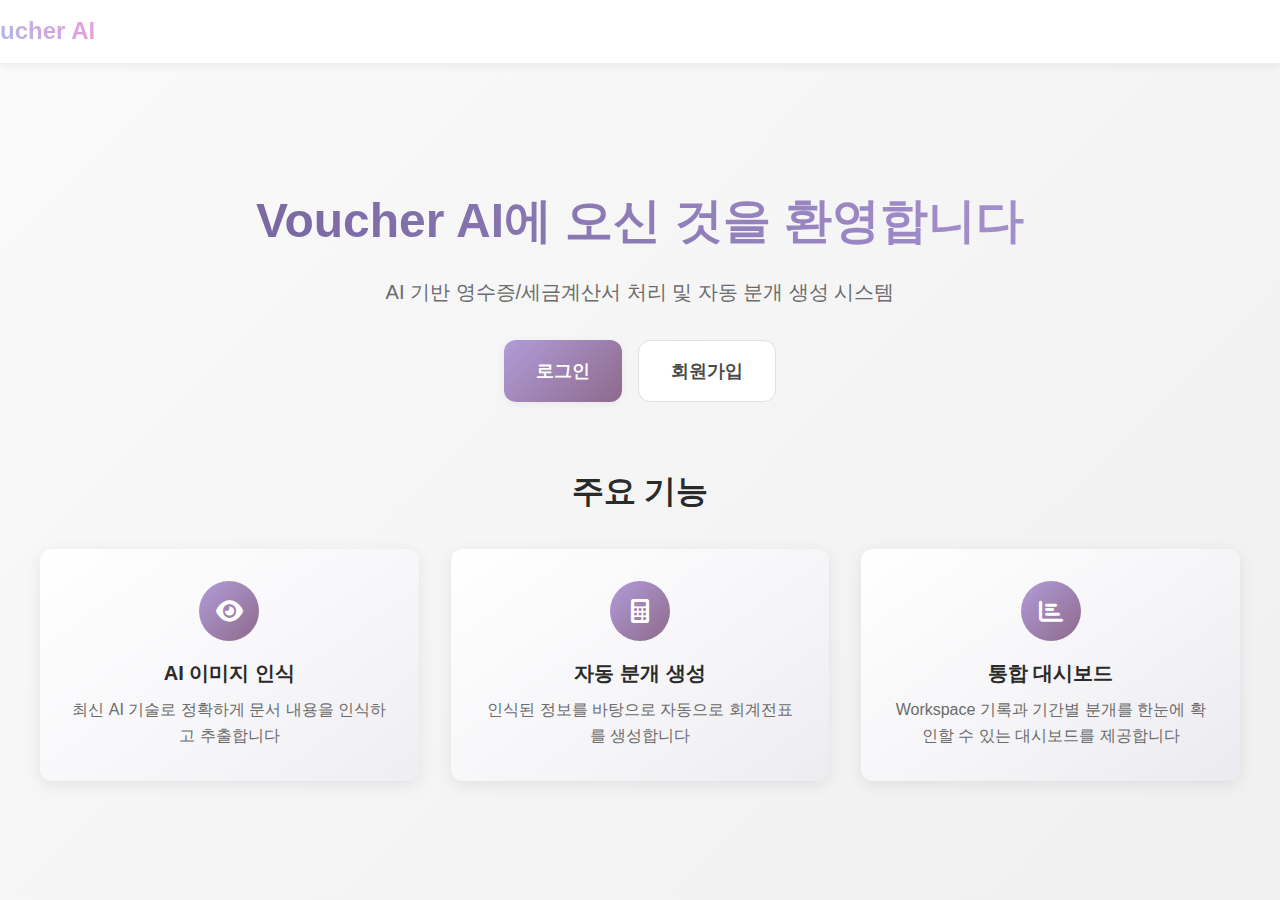
<file: front/index.html>
<!DOCTYPE html>
<html lang="ko">
<head>
    <meta charset="UTF-8">
    <meta name="viewport" content="width=device-width, initial-scale=1.0">
    <title>Voucher AI</title>
    <link rel="stylesheet" href="common/common.css">
    <link href="https://cdnjs.cloudflare.com/ajax/libs/font-awesome/6.0.0/css/all.min.css" rel="stylesheet">
</head>
<body>
    <!-- Top Navigation Bar -->
    <nav class="top-nav">
        <div class="nav-container">
            <!-- Left: Logo/Brand -->
            <div class="nav-brand">
                <a href="#" class="brand-link" onclick="return false;">
                    <span>Voucher AI</span>
                </a>
            </div>

            <!-- Right: Menu Items -->
            <div class="nav-menu">
                <!-- 메인 페이지에서는 네비게이션 메뉴 숨김 -->
            </div>
        </div>
    </nav>

    <!-- Main Content Area -->
    <main class="main-content">
        <!-- Landing Page Content -->
        <div class="landing-page">
            <div class="landing-content">
                <div class="hero-section">
                    <h1>Voucher AI에 오신 것을 환영합니다</h1>
                    <p>AI 기반 영수증/세금계산서 처리 및 자동 분개 생성 시스템</p>
                    
                    <div class="cta-buttons">
                        <a href="dashboard/dashboard.html" class="btn-primary">
                            로그인
                        </a>
                        <a href="dashboard/dashboard.html" class="btn-ghost">
                            회원가입
                        </a>
                    </div>
                </div>
                
                <div class="features-section">
                    <h2>주요 기능</h2>
                    <div class="feature-grid">
                        <div class="feature-card">
                            <div class="feature-icon">
                                <i class="fas fa-eye"></i>
                            </div>
                            <h3>AI 이미지 인식</h3>
                            <p>최신 AI 기술로 정확하게 문서 내용을 인식하고 추출합니다</p>
                        </div>
                        
                        <div class="feature-card">
                            <div class="feature-icon">
                                <i class="fas fa-calculator"></i>
                            </div>
                            <h3>자동 분개 생성</h3>
                            <p>인식된 정보를 바탕으로 자동으로 회계전표를 생성합니다</p>
                        </div>
                        
                        <div class="feature-card">
                            <div class="feature-icon">
                                <i class="fas fa-chart-bar"></i>
                            </div>
                            <h3>통합 대시보드</h3>
                            <p>Workspace 기록과 기간별 분개를 한눈에 확인할 수 있는 대시보드를 제공합니다</p>
                        </div>

                    </div>
                </div>
            </div>
        </div>
    </main>



    <!-- Toast Container -->
    <div id="toast-container" class="toast-container"></div>

    <script src="common/utils.js"></script>
    <script>
        // Logout 모달 기능
        let logoutModal, logoutConfirm, logoutCancel;

        // 모달 표시 함수
        function showLogoutModal() {
            logoutModal.style.display = 'flex';
            logoutModal.setAttribute('aria-hidden', 'false');
        }

        // 모달 닫기 함수
        function closeLogoutModal() {
            logoutModal.style.display = 'none';
            logoutModal.setAttribute('aria-hidden', 'true');
        }

        document.addEventListener('DOMContentLoaded', function() {
            logoutModal = document.getElementById('logout-modal');
            logoutConfirm = document.getElementById('logout-confirm');
            logoutCancel = document.getElementById('logout-cancel');

            // 예 버튼 클릭 시
            logoutConfirm.addEventListener('click', function() {
                // 로그아웃 처리 (현재는 페이지 새로고침)
                window.location.reload();
                closeLogoutModal();
            });

            // 아니오 버튼 클릭 시
            logoutCancel.addEventListener('click', function() {
                closeLogoutModal();
            });

            // 모달 외부 클릭 시 닫기
            logoutModal.addEventListener('click', function(e) {
                if (e.target === logoutModal) {
                    closeLogoutModal();
                }
            });
        });
    </script>
</body>
</html>
</file>
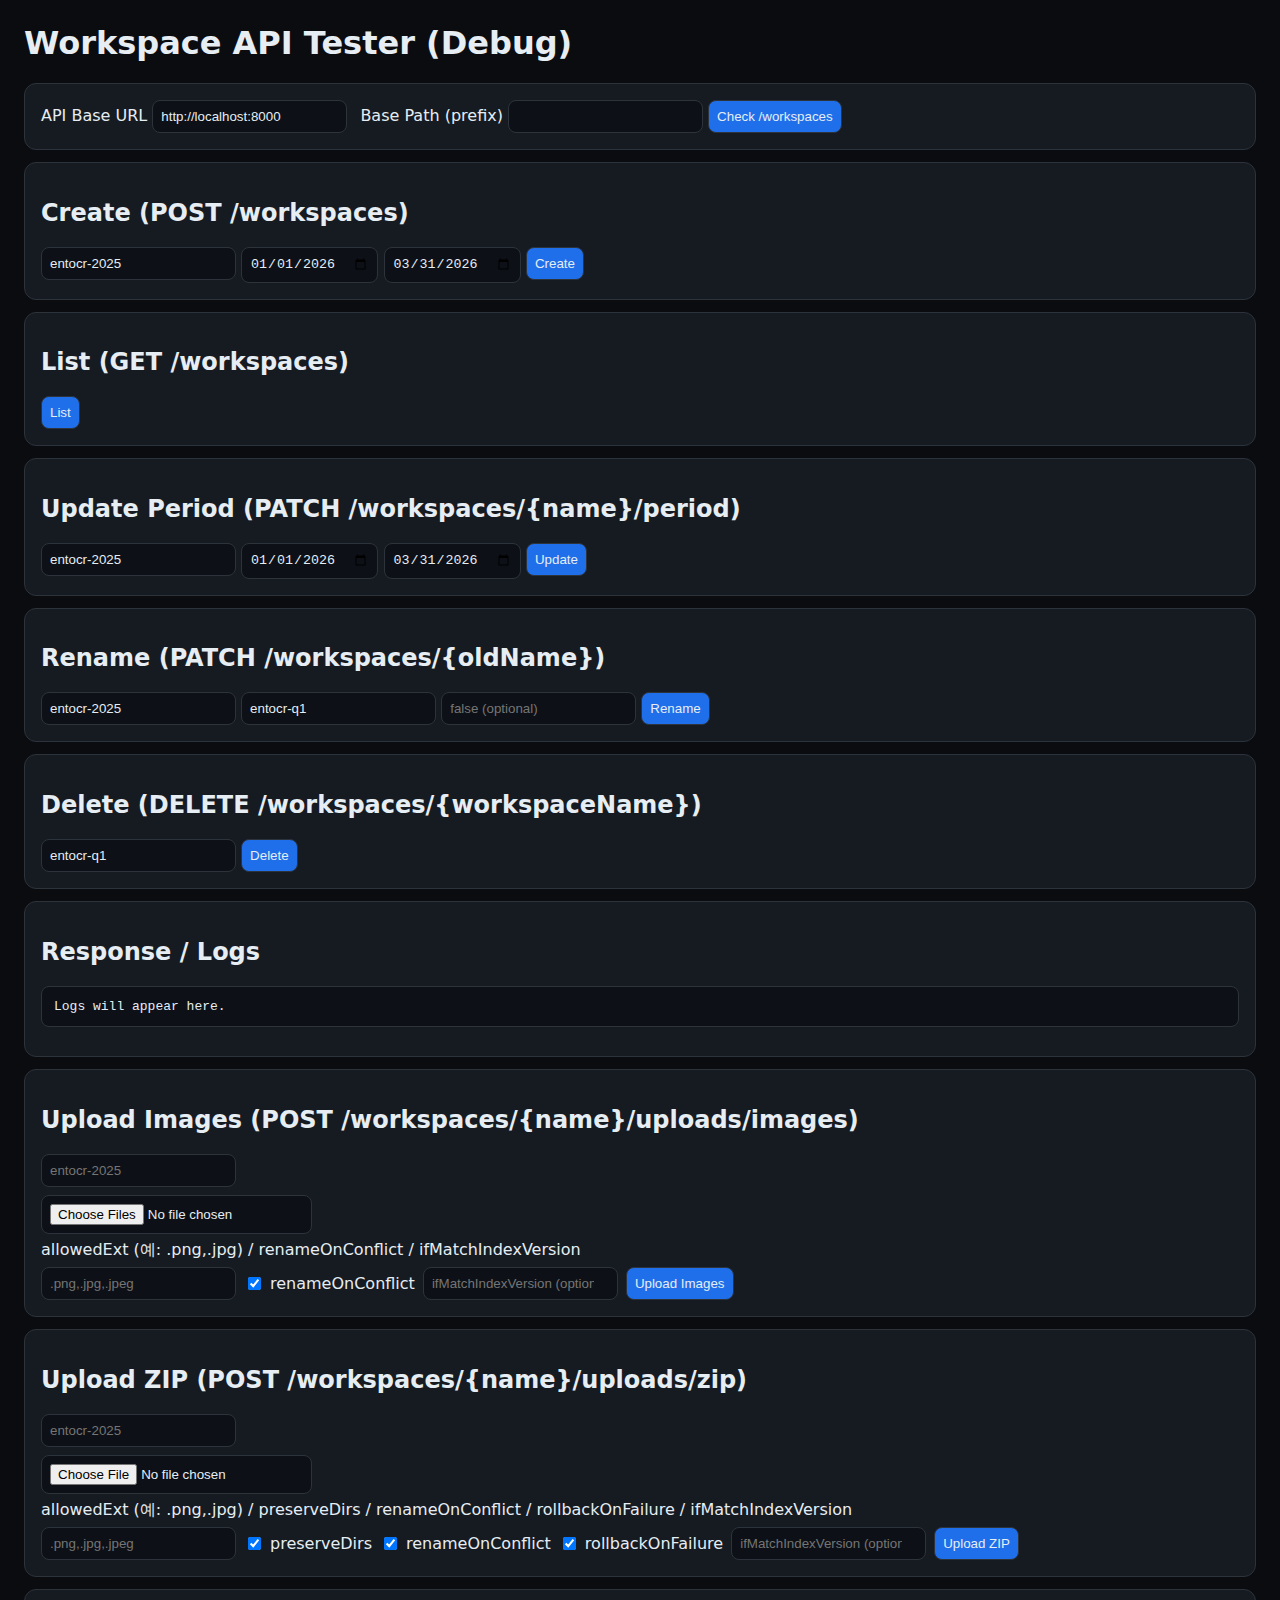
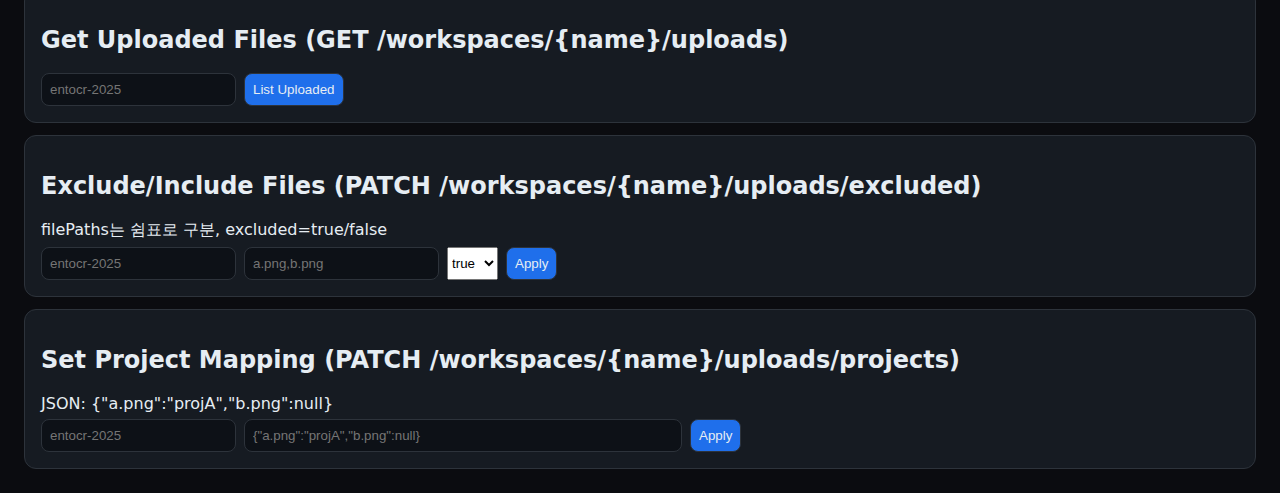
<file: src/api/test/index.html>
<!doctype html>
<html lang="ko">
<meta charset="utf-8" />
<title>Workspace API Tester (Debug)</title>
<style>
  body { font-family: system-ui, -apple-system, Segoe UI, Roboto, Arial; margin:24px; background:#0b0c10; color:#e6edf3; }
  .box { border:1px solid #2d333b; border-radius:12px; padding:16px; margin:12px 0; background:#161b22; }
  input, button { padding:8px; border-radius:8px; border:1px solid #2d333b; background:#0d1117; color:#e6edf3; }
  button { background:#1f6feb; cursor:pointer; }
  pre { white-space:pre-wrap; background:#0d1117; border:1px solid #2d333b; padding:12px; border-radius:8px; }
</style>

<body>
  <h1>Workspace API Tester (Debug)</h1>

  <div class="box">
    <label>API Base URL
      <input id="baseUrl" type="text" value="http://localhost:8000">
    </label>
    <label style="margin-left:8px;">Base Path (prefix)
      <input id="basePath" type="text" value=""> <!-- 예: /api -->
    </label>
    <button id="ping">Check /workspaces</button>
  </div>

  <div class="box">
    <h2>Create (POST /workspaces)</h2>
    <input id="create-name" placeholder="entocr-2025">
    <input id="create-start" type="date">
    <input id="create-end" type="date">
    <button id="create-btn">Create</button>
  </div>

  <div class="box">
    <h2>List (GET /workspaces)</h2>
    <button id="list-btn">List</button>
  </div>

  <div class="box">
    <h2>Update Period (PATCH /workspaces/{name}/period)</h2>
    <input id="update-name" placeholder="entocr-2025">
    <input id="update-start" type="date">
    <input id="update-end" type="date">
    <button id="update-btn">Update</button>
  </div>

  <div class="box">
    <h2>Rename (PATCH /workspaces/{oldName})</h2>
    <input id="rename-old" placeholder="entocr-2025">
    <input id="rename-new" placeholder="entocr-q1">
    <input id="rename-archived" placeholder="false (optional)">
    <button id="rename-btn">Rename</button>
  </div>

  <div class="box">
    <h2>Delete (DELETE /workspaces/{workspaceName})</h2>
    <input id="delete-name" placeholder="entocr-q1">
    <button id="delete-btn">Delete</button>
  </div>

  <div class="box">
    <h2>Response / Logs</h2>
    <pre id="out">Logs will appear here.</pre>
  </div>

  <div class="box">
    <h2>Upload Images (POST /workspaces/{name}/uploads/images)</h2>
    <div>
      <input id="upimg-name" placeholder="entocr-2025" />
    </div>
    <div style="margin-top:8px">
      <input id="upimg-files" type="file" multiple />
    </div>
    <div class="small" style="margin-top:6px">
      allowedExt (예: .png,.jpg) / renameOnConflict / ifMatchIndexVersion
    </div>
    <div style="display:flex; gap:8px; flex-wrap:wrap; margin-top:6px">
      <input id="upimg-allowed" placeholder=".png,.jpg,.jpeg" />
      <label style="display:flex; align-items:center; gap:6px">
        <input id="upimg-rename" type="checkbox" checked /> renameOnConflict
      </label>
      <input id="upimg-ifmatch" type="number" placeholder="ifMatchIndexVersion (optional)" />
      <button id="upimg-btn">Upload Images</button>
    </div>
  </div>
  
  <div class="box">
    <h2>Upload ZIP (POST /workspaces/{name}/uploads/zip)</h2>
    <div>
      <input id="upzip-name" placeholder="entocr-2025" />
    </div>
    <div style="margin-top:8px">
      <input id="upzip-file" type="file" accept=".zip" />
    </div>
    <div class="small" style="margin-top:6px">
      allowedExt (예: .png,.jpg) / preserveDirs / renameOnConflict / rollbackOnFailure / ifMatchIndexVersion
    </div>
    <div style="display:flex; gap:8px; flex-wrap:wrap; margin-top:6px">
      <input id="upzip-allowed" placeholder=".png,.jpg,.jpeg" />
      <label style="display:flex; align-items:center; gap:6px">
        <input id="upzip-preserve" type="checkbox" checked /> preserveDirs
      </label>
      <label style="display:flex; align-items:center; gap:6px">
        <input id="upzip-rename" type="checkbox" checked /> renameOnConflict
      </label>
      <label style="display:flex; align-items:center; gap:6px">
        <input id="upzip-rollback" type="checkbox" checked /> rollbackOnFailure
      </label>
      <input id="upzip-ifmatch" type="number" placeholder="ifMatchIndexVersion (optional)" />
      <button id="upzip-btn">Upload ZIP</button>
    </div>
  </div>
  
  <div class="box">
    <h2>Get Uploaded Files (GET /workspaces/{name}/uploads)</h2>
    <div style="display:flex; gap:8px; flex-wrap:wrap">
      <input id="upls-name" placeholder="entocr-2025" />
      <button id="upls-btn">List Uploaded</button>
    </div>
  </div>
  
  <div class="box">
    <h2>Exclude/Include Files (PATCH /workspaces/{name}/uploads/excluded)</h2>
    <div class="small">filePaths는 쉼표로 구분, excluded=true/false</div>
    <div style="display:flex; gap:8px; flex-wrap:wrap; margin-top:6px">
      <input id="ex-name" placeholder="entocr-2025" />
      <input id="ex-files" placeholder="a.png,b.png" />
      <select id="ex-excluded">
        <option value="true">true</option>
        <option value="false">false</option>
      </select>
      <button id="ex-btn">Apply</button>
    </div>
  </div>
  
  <div class="box">
    <h2>Set Project Mapping (PATCH /workspaces/{name}/uploads/projects)</h2>
    <div class="small">JSON: {"a.png":"projA","b.png":null}</div>
    <div style="display:flex; gap:8px; flex-wrap:wrap; margin-top:6px">
      <input id="pm-name" placeholder="entocr-2025" />
      <input id="pm-json" style="min-width:420px" placeholder='{"a.png":"projA","b.png":null}' />
      <button id="pm-btn">Apply</button>
    </div>
  </div>
  

<script>
(function(){
  const $ = (id) => document.getElementById(id);
  const out = $("out");
  const j = (v) => JSON.stringify(v, null, 2);

  // 전역 에러 캡처 → 화면에 표시
  window.addEventListener("error", (e) => {
    log(`# window.error\n` + (e?.error?.stack || e.message || e));
  });
  window.addEventListener("unhandledrejection", (e) => {
    log(`# unhandledrejection\n` + (e?.reason?.stack || e.reason || e));
  });

  function log(msg) {
    console.log(msg);
    out.textContent = (out.textContent + "\n" + msg).trim();
  }

  function apiPath(p) {
    const base = $("baseUrl").value.replace(/\/+$/, "");
    const prefix = $("basePath").value.replace(/\/+$/, "");
    const path = (prefix ? prefix : "") + p;
    return `${base}${path}`;
  }

  async function api(p, { method="GET", body } = {}) {
    const url = apiPath(p);
    const opts = { method, headers: { "Content-Type": "application/json" } };
    if (body) opts.body = JSON.stringify(body);
    log(`→ ${method} ${url}\n${body ? j(body) : ""}`);
    const res = await fetch(url, opts);
    const text = await res.text();
    let payload;
    try { payload = JSON.parse(text); } catch { payload = text; }
    log(`← status=${res.status}, ok=${res.ok}\n${j(payload)}`);
    return { status: res.status, ok: res.ok, json: payload };
  }

  document.addEventListener("DOMContentLoaded", () => {
    // 기본값 seed
    const today = new Date();
    const yyyy = today.getFullYear();
    $("create-name").value = "entocr-2025";
    $("update-name").value = "entocr-2025";
    $("rename-old").value = "entocr-2025";
    $("rename-new").value = "entocr-q1";
    $("delete-name").value = "entocr-q1";
    $("create-start").value = `${yyyy}-01-01`;
    $("create-end").value = `${yyyy}-03-31`;
    $("update-start").value = `${yyyy}-01-01`;
    $("update-end").value = `${yyyy}-03-31`;

    $("ping").addEventListener("click", async () => {
      try { await api("/workspaces"); } catch (e) { log(e?.stack || e); }
    });

    $("create-btn").addEventListener("click", async () => {
      try {
        await api("/workspaces", {
          method: "POST",
          body: {
            workspaceName: $("create-name").value.trim(),
            periodStart: $("create-start").value,
            periodEnd: $("create-end").value,
          },
        });
      } catch (e) { log(e?.stack || e); }
    });

    $("list-btn").addEventListener("click", async () => {
      try { await api("/workspaces"); } catch (e) { log(e?.stack || e); }
    });

    $("update-btn").addEventListener("click", async () => {
      try {
        await api(`/workspaces/${encodeURIComponent($("update-name").value.trim())}/period`, {
          method: "PATCH",
          body: {
            periodStart: $("update-start").value,
            periodEnd: $("update-end").value,
          },
        });
      } catch (e) { log(e?.stack || e); }
    });

    $("rename-btn").addEventListener("click", async () => {
      try {
        const includeArchivedRaw = $("rename-archived").value.trim();
        const includeArchived = includeArchivedRaw === "" ? undefined : /^true$/i.test(includeArchivedRaw);
        const body = { newName: $("rename-new").value.trim() };
        if (includeArchived !== undefined) body.includeArchived = includeArchived;
        await api(`/workspaces/${encodeURIComponent($("rename-old").value.trim())}`, {
          method: "PATCH",
          body,
        });
      } catch (e) { log(e?.stack || e); }
    });

    $("delete-btn").addEventListener("click", async () => {
      try {
        await api(`/workspaces/${encodeURIComponent($("delete-name").value.trim())}`, { method: "DELETE" });
      } catch (e) { log(e?.stack || e); }
    });
  });
})();

document.addEventListener("DOMContentLoaded", () => {
  const $ = (id) => document.getElementById(id);
  const j = (v) => JSON.stringify(v, null, 2);
  const out = document.getElementById("out");
  const log = (m)=>{ console.log(m); out.textContent = (out.textContent + "\n" + m).trim(); };

  function apiPath(p) {
    const base = document.getElementById("baseUrl").value.replace(/\/+$/, "");
    const prefix = document.getElementById("basePath").value.replace(/\/+$/, "");
    const path = (prefix ? prefix : "") + p;
    return `${base}${path}`;
  }

  async function apiForm(p, formData, method="POST") {
    const url = apiPath(p);
    log(`→ ${method} ${url} (FormData)`);
    const res = await fetch(url, { method, body: formData });
    const text = await res.text();
    let payload; try { payload = JSON.parse(text); } catch { payload = text; }
    log(`← status=${res.status}, ok=${res.ok}\n${j(payload)}`);
    return { status: res.status, ok: res.ok, json: payload };
  }
  async function apiJson(p, method, bodyObj) {
    const url = apiPath(p);
    log(`→ ${method} ${url}\n${j(bodyObj)}`);
    const res = await fetch(url, { method, headers: { "Content-Type": "application/json" }, body: JSON.stringify(bodyObj) });
    const text = await res.text();
    let payload; try { payload = JSON.parse(text); } catch { payload = text; }
    log(`← status=${res.status}, ok=${res.ok}\n${j(payload)}`);
    return { status: res.status, ok: res.ok, json: payload };
  }

  // Upload Images
  $("upimg-btn").addEventListener("click", async () => {
    const ws = $("upimg-name").value.trim();
    const files = $("upimg-files").files;
    if (!ws || !files?.length) { log("workspaceName/files required"); return; }
    const fd = new FormData();
    for (const f of files) fd.append("files", f, f.name);
    const allowed = $("upimg-allowed").value.trim();
    if (allowed) fd.append("allowedExt", allowed);
    fd.append("renameOnConflict", $("upimg-rename").checked ? "true" : "false");
    const ifmatch = $("upimg-ifmatch").value.trim();
    if (ifmatch) fd.append("ifMatchIndexVersion", ifmatch);
    await apiForm(`/workspaces/${encodeURIComponent(ws)}/uploads/images`, fd, "POST");
  });

  // Upload ZIP
  $("upzip-btn").addEventListener("click", async () => {
    const ws = $("upzip-name").value.trim();
    const f = $("upzip-file").files?.[0];
    if (!ws || !f) { log("workspaceName/zip required"); return; }
    const fd = new FormData();
    fd.append("file", f, f.name);
    const allowed = $("upzip-allowed").value.trim();
    if (allowed) fd.append("allowedExt", allowed);
    fd.append("preserveDirs", $("upzip-preserve").checked ? "true" : "false");
    fd.append("renameOnConflict", $("upzip-rename").checked ? "true" : "false");
    fd.append("rollbackOnFailure", $("upzip-rollback").checked ? "true" : "false");
    const ifmatch = $("upzip-ifmatch").value.trim();
    if (ifmatch) fd.append("ifMatchIndexVersion", ifmatch);
    await apiForm(`/workspaces/${encodeURIComponent(ws)}/uploads/zip`, fd, "POST");
  });

  // List Uploaded
  $("upls-btn").addEventListener("click", async () => {
    const ws = $("upls-name").value.trim();
    if (!ws) { log("workspaceName required"); return; }
    await fetch(apiPath(`/workspaces/${encodeURIComponent(ws)}/uploads`))
      .then(r=>r.text())
      .then(t=>{
        let payload; try { payload = JSON.parse(t); } catch { payload = t; }
        log(`← GET uploads\n${j(payload)}`);
      })
      .catch(e=>log(e?.stack||e));
  });

  // Exclude/Include
  $("ex-btn").addEventListener("click", async () => {
    const ws = $("ex-name").value.trim();
    if (!ws) { log("workspaceName required"); return; }
    const list = $("ex-files").value.split(",").map(s=>s.trim()).filter(Boolean);
    const excluded = $("ex-excluded").value === "true";
    await apiJson(`/workspaces/${encodeURIComponent(ws)}/uploads/excluded`, "PATCH", { filePaths: list, excluded });
  });

  // Project Mapping
  $("pm-btn").addEventListener("click", async () => {
    const ws = $("pm-name").value.trim();
    if (!ws) { log("workspaceName required"); return; }
    let map;
    try { map = JSON.parse($("pm-json").value); }
    catch { log("mapping must be JSON"); return; }
    await apiJson(`/workspaces/${encodeURIComponent(ws)}/uploads/projects`, "PATCH", { mapping: map });
  });
});
</script>
</body>
</html>
</file>
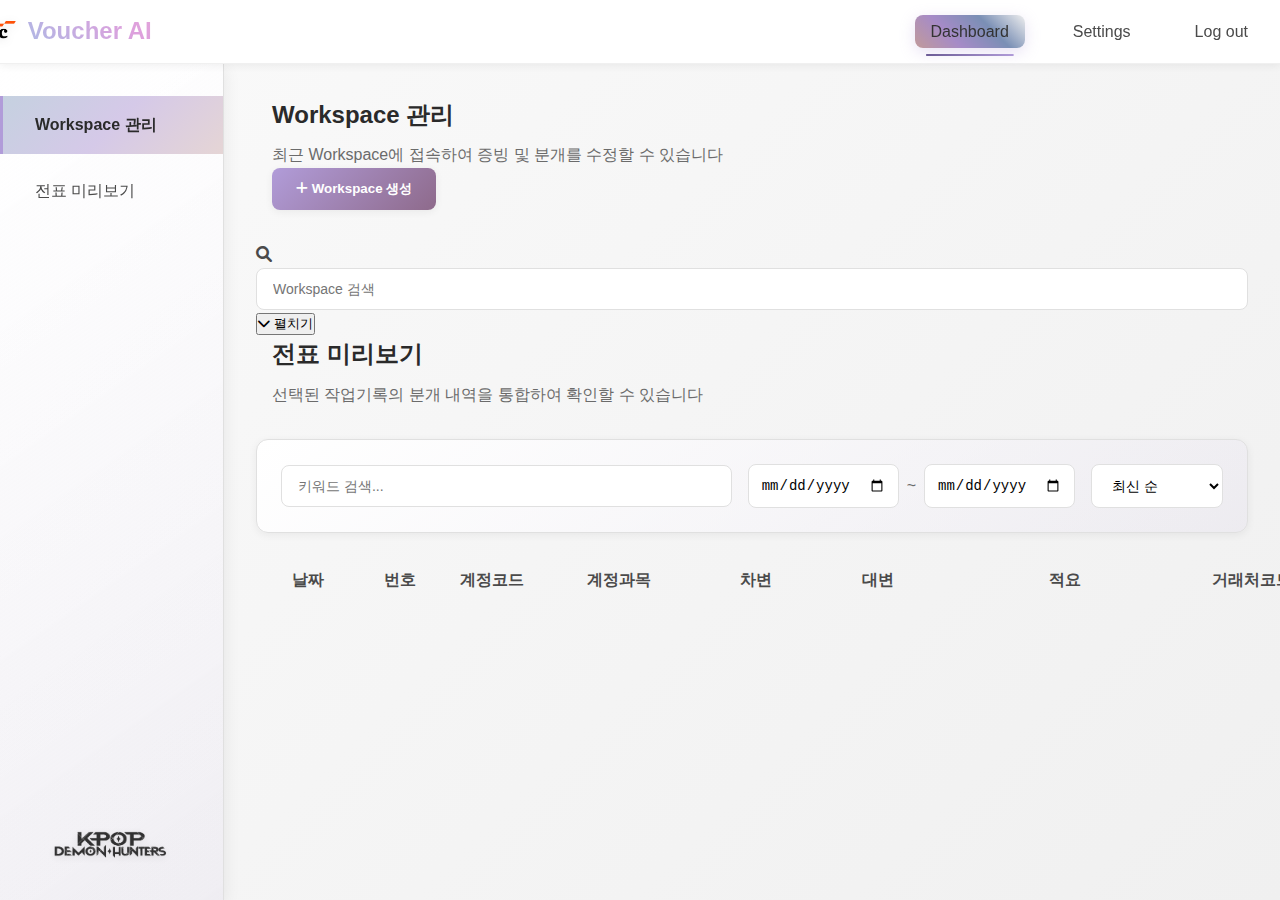
<file: front/dashboard/dashboard.html>
<!DOCTYPE html>
<html lang="ko">
<head>
    <meta charset="UTF-8">
    <meta name="viewport" content="width=device-width, initial-scale=1.0">
    <title>Dashboard - Voucher AI</title>
    <link rel="stylesheet" href="../common/common.css">
    <link rel="stylesheet" href="dashboard.css">
    <link href="https://cdnjs.cloudflare.com/ajax/libs/font-awesome/6.0.0/css/all.min.css" rel="stylesheet">
</head>
<body>
    <!-- Top Navigation Bar -->
    <nav class="top-nav">
        <div class="nav-container">
            <!-- Left: Logo/Brand -->
            <div class="nav-brand">
                <a href="#" class="brand-link" onclick="return false;">
                    <img src="../common/pwclogofinal.png" alt="Voucher AI Logo" class="brand-logo">
                    <span>Voucher AI</span>
                </a>
            </div>

            <!-- Right: Menu Items -->
            <div class="nav-menu">
                <ul class="nav-list">
                    <li class="nav-item">
                        <a href="../dashboard/dashboard.html" class="nav-link active" data-testid="nav-dashboard">
                            <span>Dashboard</span>
                        </a>
                    </li>

                    <li class="nav-item">
                        <a href="#" class="nav-link" data-testid="nav-settings" onclick="window.location.href='../settings/settings.html'; return false;">
                            <span>Settings</span>
                        </a>
                    </li>
                    <li class="nav-item">
                        <a href="#" class="nav-link" data-testid="nav-logout" onclick="showLogoutModal(); return false;">
                            <span>Log out</span>
                        </a>
                    </li>
                </ul>

                <!-- Mobile Menu Toggle -->
                <button class="mobile-toggle" aria-label="메뉴 열기">
                    <i class="fas fa-bars"></i>
                </button>
            </div>
        </div>
    </nav>

    <!-- Main Content Area -->
    <main class="main-content">
        <!-- Dashboard Page -->
        <div id="dashboard" class="page active">
            <!-- Left Sidebar for Dashboard -->
            <aside class="sidebar dashboard-sidebar">
                <nav class="sidebar-nav">
                    <ul class="sidebar-menu">
                        <li class="sidebar-item">
                            <a href="#workspace-history" class="sidebar-link active" data-testid="sidebar-workspace-history">
                                <span>Workspace 관리</span>
                            </a>
                        </li>
                        <li class="sidebar-item">
                            <a href="#voucher-preview" class="sidebar-link" data-testid="sidebar-voucher-preview">
                                <span>전표 미리보기</span>
                            </a>
                        </li>
                    </ul>
                </nav>
                                            <!-- KPOP DEMON HUNTERS Logo -->
                <div class="sidebar-footer">
                    <img src="../common/kpop_demon_hunters_no_bg2.png" alt="KPOP DEMON HUNTERS Logo" class="kpop-logo" onerror="this.style.display='none'; this.parentNode.innerHTML='<div class=\'kpop-logo-text\'>KPOP DEMON HUNTERS</div>'">
                </div>
            </aside>

            <!-- Main Dashboard Content -->
            <div class="dashboard-main">
                <!-- 1) 상단 섹션 — Workspace 기록 -->
                <section id="workspace-history" class="dashboard-section">
                    <header class="section-header">
                        <div class="section-header-content">
                            <div class="section-title">
                                <h2 data-testid="dash-worklogs-title">Workspace 관리</h2>
                                <p>최근 Workspace에 접속하여 증빙 및 분개를 수정할 수 있습니다</p>
                            </div>
                            <button class="btn-primary" id="create-workspace-btn">
                                <i class="fas fa-plus"></i>
                                Workspace 생성
                            </button>
                        </div>
                    </header>

                    <!-- 검색 및 컨트롤 바 -->
                    <div class="workspace-controls">
                        <div class="search-container">
                            <div class="search-box">
                                <i class="fas fa-search search-icon"></i>
                                <input type="text" id="workspace-search" class="search-input" placeholder="Workspace 검색" />
                            </div>
                            <div class="expand-controls">
                                <button id="expand-workspaces" class="btn-expand" data-testid="btn-expand">
                                    <i class="fas fa-chevron-down"></i>
                                    펼치기
                                </button>
                                <button id="collapse-workspaces" class="btn-collapse" data-testid="btn-collapse" style="display: none;">
                                    <i class="fas fa-chevron-up"></i>
                                    접기
                                </button>
                            </div>
                        </div>

                    </div>

                    <!-- 카드 그리드 -->
                    <div class="workspace-grid" data-testid="workspace-grid" id="workspace-grid">
                        <!-- Workspace 카드들이 동적으로 생성됩니다 -->
                    </div>

                    <!-- 빈 상태 -->
                    <div class="empty-state workspace-empty" id="workspace-empty" style="display: none;">
                        <h3>Workspace가 없습니다</h3>
                        <p>새로운 Workspace를 생성하여 증빙 및 분개를 시작해보세요.</p>
                    </div>
                </section>

                <!-- 2) 하단 섹션 — 전표 미리보기 -->
                <section id="voucher-preview" class="dashboard-section">
                    <header class="section-header">
                        <h2 data-testid="dash-journal-title">전표 미리보기</h2>
                        <p>선택된 작업기록의 분개 내역을 통합하여 확인할 수 있습니다</p>
                    </header>

                    <!-- 컨트롤 바 -->
                    <div class="journal-controls-dash" data-testid="journal-controls" id="journal-controls" style="display: none;">
                        <div class="selected-worklogs" id="selected-worklogs">
                            <!-- 선택된 작업기록 뱃지들 -->
                        </div>
                        
                        <div class="control-actions">
                            <div class="dropdown">
                                <button class="btn-ghost dropdown-toggle" data-testid="column-toggle">
                                    컬럼 선택
                                </button>
                                <div class="dropdown-content" id="column-dropdown">
                                    <label><input type="checkbox" value="date" checked> 발생일</label>
                                    <label><input type="checkbox" value="customer" checked> 거래처</label>
                                    <label><input type="checkbox" value="amount" checked> 금액</label>
                                    <label><input type="checkbox" value="type" checked> 유형</label>
                                    <label><input type="checkbox" value="account" checked> 계정과목</label>
                                    <label><input type="checkbox" value="artist"> 아티스트</label>
                                    <label><input type="checkbox" value="memo"> 메모</label>
                                    <label><input type="checkbox" value="source" checked> 출처</label>
                                </div>
                            </div>
                            
                            <button class="btn-primary" data-testid="download-csv" id="download-csv">
                                CSV 다운로드
                            </button>
                            <button class="btn-ghost" data-testid="download-excel" id="download-excel">
                                Excel 다운로드
                            </button>
                        </div>
                    </div>

                    <!-- 분개 테이블 -->
                    <div class="journal-table-wrapper">
                        <div class="table-container" id="journal-table-container" style="display: none;">
                            <table class="data-table journal-agg-table" data-testid="journal-table-agg" id="journal-agg-table">
                                <thead>
                                    <tr>
                                        <th data-column="date">발생일</th>
                                        <th data-column="customer">거래처</th>
                                        <th data-column="amount">금액</th>
                                        <th data-column="type">유형</th>
                                        <th data-column="account">계정과목</th>
                                        <th data-column="artist" style="display: none;">아티스트</th>
                                        <th data-column="memo" style="display: none;">메모</th>
                                        <th data-column="source">출처</th>
                                    </tr>
                                </thead>
                                <tbody id="journal-agg-tbody">
                                    <!-- 분개 데이터가 동적으로 생성됩니다 -->
                                </tbody>
                            </table>
                        </div>

                        <!-- 합계 요약 바 -->
                        <div class="journal-summary" data-testid="journal-summary" id="journal-summary" style="display: none;">
                            <div class="summary-item">
                                <span class="label">총 건수:</span>
                                <span class="value" id="total-count">0</span>
                            </div>
                            <div class="summary-item">
                                <span class="label">총 금액:</span>
                                <span class="value" id="total-amount">₩0</span>
                            </div>
                        </div>
                    </div>

                    <!-- 검색/필터 바 -->
                    <div class="dash-filters" data-testid="dash-filters">
                        <div class="filter-group">
                            <div class="search-box">
                                <input type="text" id="worklog-search" placeholder="키워드 검색..." class="search-input" data-testid="worklog-search" />
                            </div>
                            
                            <div class="date-range">
                                <input type="date" id="date-from" class="date-input" data-testid="date-from" />
                                <span class="date-separator">~</span>
                                <input type="date" id="date-to" class="date-input" data-testid="date-to" />
                            </div>
                            
                            <select id="sort-option" class="sort-select" data-testid="sort-option">
                                <option value="latest">최신 순</option>
                                <option value="oldest">오래된 순</option>
                                <option value="highest">큰 금액 순</option>
                                <option value="lowest">작은 금액 순</option>
                            </select>
                        </div>

                        <div class="selection-info" id="selection-info" style="display: none;">
                            <span class="selection-badge" data-testid="selection-badge">0개 선택됨</span>
                        </div>
                    </div>

                    <!-- 분개 테이블 -->
                    <div class="journal-table-wrapper">
                        <div class="table-container" id="journal-table-container">
                            <table class="journal-table" data-testid="journal-table" aria-label="분개 결과 목록">
                                <thead>
                                    <tr>
                                        <th style="min-width:100px">날짜</th>
                                        <th style="min-width:80px">번호</th>
                                        <th style="min-width:100px">계정코드</th>
                                        <th style="min-width:150px">계정과목</th>
                                        <th style="min-width:120px">차변</th>
                                        <th style="min-width:120px">대변</th>
                                        <th style="min-width:250px">적요</th>
                                        <th style="min-width:120px">거래처코드</th>
                                        <th style="min-width:150px">거래처명</th>
                                        <th style="min-width:120px">PJT</th>
                                        <th style="min-width:120px">PJT7</th>
                                    </tr>
                                </thead>
                                <tbody id="journal-rows">
                                    <!-- 더미 데이터가 동적으로 생성됩니다 -->
                                </tbody>
                            </table>
                        </div>
                    </div>
                </section>
            </div>
        </div>
    </main>

    <!-- Workspace 생성 모달 -->
    <div id="workspace-modal" class="modal" aria-hidden="true" role="dialog" aria-labelledby="workspace-title">
        <div class="modal-backdrop"></div>
        <div class="modal-content">
            <header class="modal-header">
                <h2 id="workspace-title">새 Workspace 생성</h2>
            </header>
            
            <div class="modal-body">
                <div class="form-group">
                    <label for="workspace-title-input">Workspace 제목</label>
                    <input type="text" id="workspace-title-input" class="form-input" placeholder="Workspace 제목을 입력하세요" />
                </div>
            </div>

            <div class="modal-actions">
                <button id="workspace-confirm" class="btn-primary">
                    확인
                </button>
                <button id="workspace-cancel" class="btn-ghost">
                    취소
                </button>
            </div>
        </div>
    </div>

    <!-- Logout 확인 모달 -->
    <div id="logout-modal" class="modal" aria-hidden="true" role="dialog" aria-labelledby="logout-title">
        <div class="modal-backdrop"></div>
        <div class="modal-content">
            <header class="modal-header">
                <h2 id="logout-title">로그아웃</h2>
            </header>
            
            <div class="modal-body">
                <p>로그아웃하시겠습니까?</p>
            </div>

            <div class="modal-actions">
                <button id="logout-confirm" class="btn-primary">
                    예
                </button>
                <button id="logout-cancel" class="btn-ghost">
                    아니오
                </button>
            </div>
        </div>
    </div>

    <!-- Toast Container -->
    <div id="toast-container" class="toast-container"></div>

    <script src="../common/utils.js"></script>
    <script src="dashboard.js"></script>
    <script>
        // Logout 모달 기능
        let logoutModal, logoutConfirm, logoutCancel;

        // 모달 표시 함수
        function showLogoutModal() {
            logoutModal.style.display = 'flex';
            logoutModal.setAttribute('aria-hidden', 'false');
        }

        // 모달 닫기 함수
        function closeLogoutModal() {
            logoutModal.style.display = 'none';
            logoutModal.setAttribute('aria-hidden', 'true');
        }

        document.addEventListener('DOMContentLoaded', function() {
            logoutModal = document.getElementById('logout-modal');
            logoutConfirm = document.getElementById('logout-confirm');
            logoutCancel = document.getElementById('logout-cancel');

            // 예 버튼 클릭 시
            logoutConfirm.addEventListener('click', function() {
                // 로그아웃 처리 (메인 페이지로 이동)
                window.location.href = '../index.html';
                closeLogoutModal();
            });

            // 아니오 버튼 클릭 시
            logoutCancel.addEventListener('click', function() {
                closeLogoutModal();
            });

            // 모달 외부 클릭 시 닫기
            logoutModal.addEventListener('click', function(e) {
                if (e.target === logoutModal) {
                    closeLogoutModal();
                }
            });
        });
    </script>
</body>
</html>
</file>
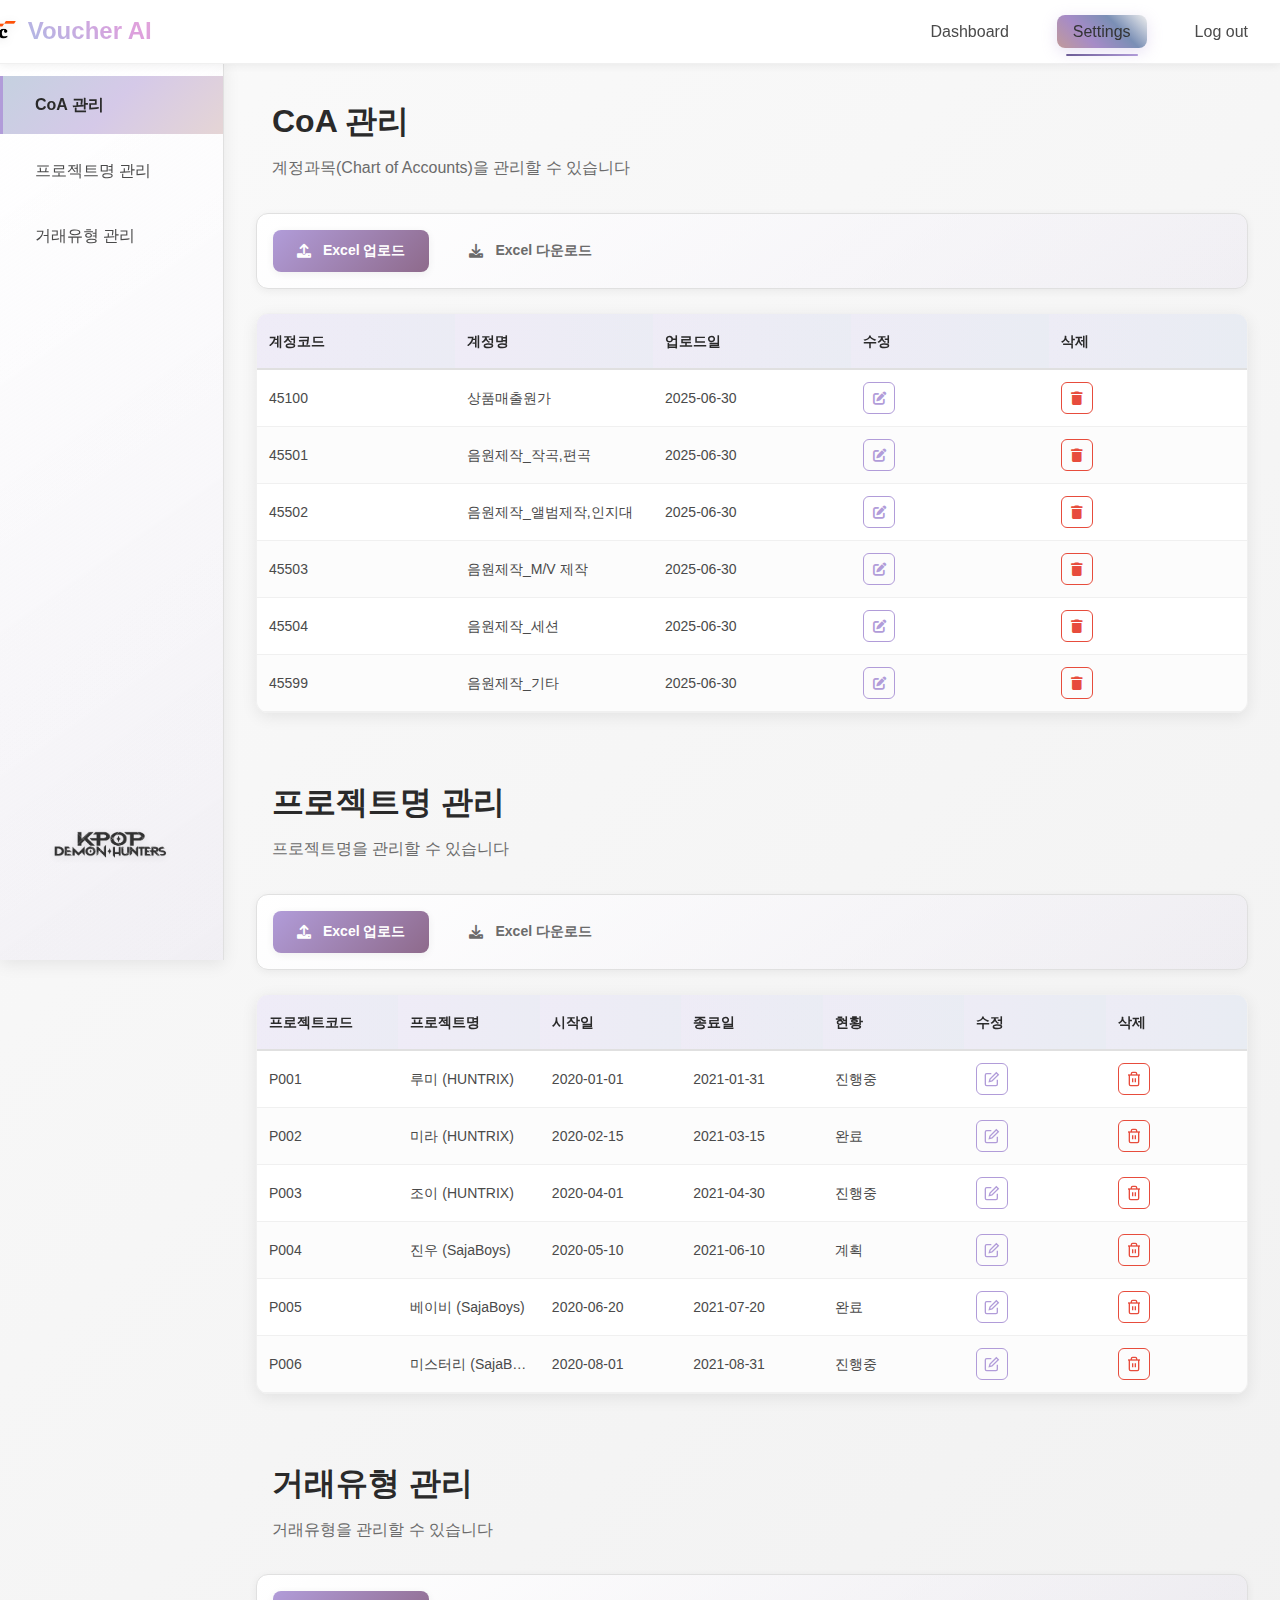
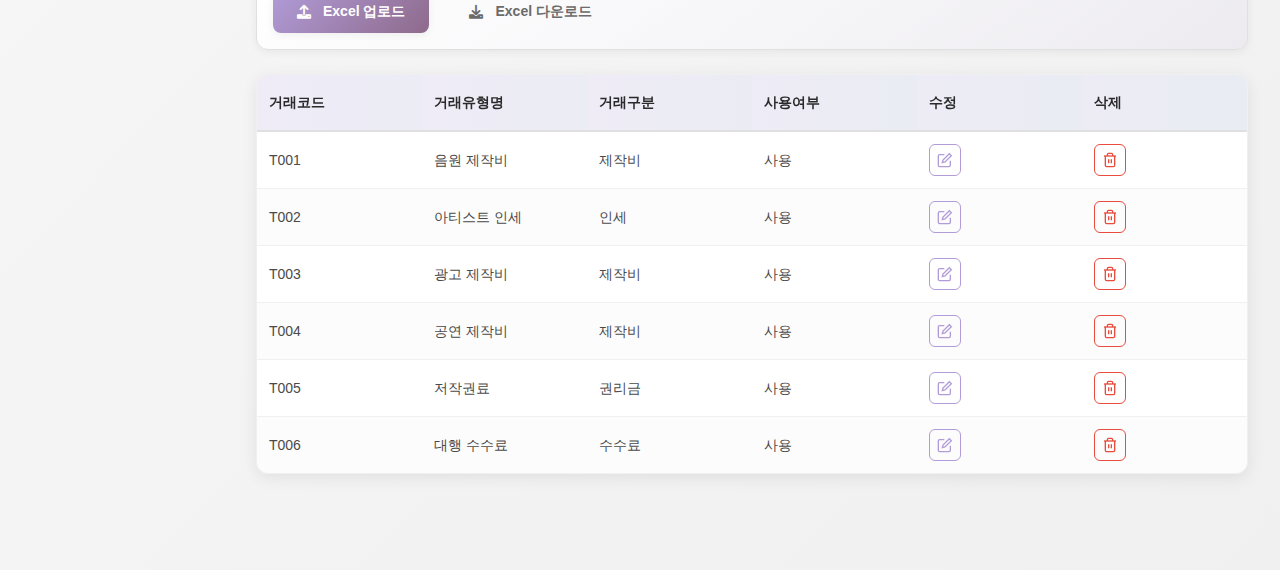
<file: front/settings/settings.html>
<!DOCTYPE html>
<html lang="ko">
<head>
    <meta charset="UTF-8">
    <meta name="viewport" content="width=device-width, initial-scale=1.0">
    <title>Settings - Voucher AI</title>
    <link rel="stylesheet" href="../common/common.css">
    <link rel="stylesheet" href="settings.css">
    <link href="https://cdnjs.cloudflare.com/ajax/libs/font-awesome/6.0.0/css/all.min.css" rel="stylesheet">
</head>
<body>
    <!-- Top Navigation Bar -->
    <nav class="top-nav">
        <div class="nav-container">
            <!-- Left: Logo/Brand -->
            <div class="nav-brand">
                <a href="#" class="brand-link" onclick="return false;">
                    <img src="../common/dummydata/pwclogofinal.png" alt="Voucher AI Logo" class="brand-logo">
                    <span>Voucher AI</span>
                </a>
            </div>

            <!-- Right: Menu Items -->
            <div class="nav-menu">
                <ul class="nav-list">
                    <li class="nav-item">
                        <a href="#" class="nav-link" data-testid="nav-dashboard" onclick="window.location.href='../dashboard/dashboard.html'; return false;">
                            <span>Dashboard</span>
                        </a>
                    </li>

                    <li class="nav-item">
                        <a href="../settings/settings.html" class="nav-link active" data-testid="nav-settings">
                            <span>Settings</span>
                        </a>
                    </li>
                    <li class="nav-item">
                        <a href="#" class="nav-link" data-testid="nav-logout" onclick="showLogoutModal(); return false;">
                            <span>Log out</span>
                        </a>
                    </li>
                </ul>

                <!-- Mobile Menu Toggle -->
                <button class="mobile-toggle" aria-label="메뉴 열기">
                    <i class="fas fa-bars"></i>
                </button>
            </div>
        </div>
    </nav>

    <!-- Main Content Area -->
    <main class="main-content">
        <!-- Settings Page -->
        <div id="settings" class="page active">
            <!-- Left Sidebar (only visible in settings) -->
            <aside class="sidebar settings-sidebar">
                <nav class="sidebar-nav">
                    <ul class="sidebar-menu">
                        <li class="sidebar-item">
                            <a href="#coa-section" class="sidebar-link active" data-testid="sidebar-coa">
                                <span>CoA 관리</span>
                            </a>
                        </li>
                        <li class="sidebar-item">
                            <a href="#project-section" class="sidebar-link" data-testid="sidebar-project">
                                <span>프로젝트명 관리</span>
                            </a>
                        </li>
                        <li class="sidebar-item">
                            <a href="#transaction-section" class="sidebar-link" data-testid="sidebar-transaction">
                                <span>거래유형 관리</span>
                            </a>
                        </li>
                    </ul>
                </nav>
                <!-- KPOP DEMON HUNTERS Logo -->
                <div class="sidebar-footer">
                    <img src="../common/dummydata/kpop_demon_hunters_no_bg2.png" alt="KPOP DEMON HUNTERS Logo" class="kpop-logo" onerror="this.style.display='none'; this.parentNode.innerHTML='<div class=\'kpop-logo-text\'>KPOP DEMON HUNTERS</div>'">
                </div>
            </aside>

            <!-- Main Content -->
            <div class="settings-content">
                <!-- CoA 관리 섹션 -->
                <section id="coa-section" class="content-section">
                    <header class="page-header">
                        <h1>CoA 관리</h1>
                        <p>계정과목(Chart of Accounts)을 관리할 수 있습니다</p>
                    </header>

                    <!-- 컨트롤 바 -->
                    <div class="table-controls">
                        <div class="control-actions">
                            <button id="btn-upload-coa" class="btn-primary" data-testid="btn-upload-coa">
                                <i class="fas fa-upload"></i>
                                Excel 업로드
                            </button>
                            <button id="btn-download-coa" class="btn-ghost" data-testid="btn-download-coa">
                                <i class="fas fa-download"></i>
                                Excel 다운로드
                            </button>
                        </div>
                        <input type="file" id="coa-file-input" accept=".xlsx,.xls" hidden data-testid="coa-file-input" />
                    </div>

                    <!-- CoA 테이블 -->
                    <div class="table-container">
                        <table class="data-table" data-testid="coa-table" aria-label="CoA 목록">
                            <thead>
                                <tr>
                                    <th>계정코드</th>
                                    <th>계정명</th>
                                    <th>업로드일</th>
                                    <th>수정</th>
                                    <th>삭제</th>
                                </tr>
                             </thead>
                            <tbody id="coa-rows">
                                <!-- COA 데이터는 JavaScript로 동적 생성됩니다 -->
                            </tbody>
                        </table>
                    </div>
                </section>

                <!-- 프로젝트명 관리 섹션 -->
                <section id="project-section" class="content-section">
                    <header class="page-header">
                        <h1>프로젝트명 관리</h1>
                        <p>프로젝트명을 관리할 수 있습니다</p>
                    </header>

                    <!-- 컨트롤 바 -->
                    <div class="table-controls">
                        <div class="control-actions">
                            <button id="btn-upload-project" class="btn-primary" data-testid="btn-upload-project">
                                <i class="fas fa-upload"></i>
                                Excel 업로드
                            </button>
                            <button id="btn-download-project" class="btn-ghost" data-testid="btn-download-project">
                                <i class="fas fa-download"></i>
                                Excel 다운로드
                            </button>
                        </div>
                        <input type="file" id="project-file-input" accept=".xlsx,.xls" hidden data-testid="project-file-input" />
                    </div>

                    <!-- 프로젝트 테이블 -->
                    <div class="table-container">
                        <table class="data-table" data-testid="project-table" aria-label="프로젝트 목록">
                                                         <thead>
                                 <tr>
                                     <th>프로젝트코드</th>
                                     <th>프로젝트명</th>
                                     <th>시작일</th>
                                     <th>종료일</th>
                                     <th>현황</th>
                                     <th>수정</th>
                                     <th>삭제</th>
                                 </tr>
                             </thead>
                            <tbody id="project-rows">
                                <!-- 빈 행들 -->
                                <tr class="empty-row">
                                    <td>-</td><td>-</td><td>-</td><td>-</td><td>-</td><td>-</td><td>-</td>
                                </tr>
                                <tr class="empty-row">
                                    <td>-</td><td>-</td><td>-</td><td>-</td><td>-</td><td>-</td><td>-</td>
                                </tr>
                                <tr class="empty-row">
                                    <td>-</td><td>-</td><td>-</td><td>-</td><td>-</td><td>-</td><td>-</td>
                                </tr>
                            </tbody>
                        </table>
                    </div>
                </section>

                <!-- 거래유형 관리 섹션 -->
                <section id="transaction-section" class="content-section">
                    <header class="page-header">
                        <h1>거래유형 관리</h1>
                        <p>거래유형을 관리할 수 있습니다</p>
                    </header>

                    <!-- 컨트롤 바 -->
                    <div class="table-controls">
                        <div class="control-actions">
                            <button id="btn-upload-transaction" class="btn-primary" data-testid="btn-upload-transaction">
                                <i class="fas fa-upload"></i>
                                Excel 업로드
                            </button>
                            <button id="btn-download-transaction" class="btn-ghost" data-testid="btn-download-transaction">
                                <i class="fas fa-download"></i>
                                Excel 다운로드
                            </button>
                        </div>
                        <input type="file" id="transaction-file-input" accept=".xlsx,.xls" hidden data-testid="transaction-file-input" />
                    </div>

                    <!-- 거래유형 테이블 -->
                    <div class="table-container">
                        <table class="data-table" data-testid="transaction-table" aria-label="거래유형 목록">
                                                         <thead>
                                 <tr>
                                     <th>거래코드</th>
                                     <th>거래유형명</th>
                                     <th>거래구분</th>
                                     <th>사용여부</th>
                                     <th>수정</th>
                                     <th>삭제</th>
                                 </tr>
                             </thead>
                            <tbody id="transaction-rows">
                                <!-- 빈 행들 -->
                                <tr class="empty-row">
                                    <td>-</td><td>-</td><td>-</td><td>-</td><td>-</td><td>-</td>
                                </tr>
                                <tr class="empty-row">
                                    <td>-</td><td>-</td><td>-</td><td>-</td><td>-</td><td>-</td>
                                </tr>
                                <tr class="empty-row">
                                    <td>-</td><td>-</td><td>-</td><td>-</td><td>-</td><td>-</td>
                                </tr>
                            </tbody>
                        </table>
                    </div>
                </section>
            </div>
        </div>
    </main>

    <!-- Logout 확인 모달 -->
    <div id="logout-modal" class="modal" aria-hidden="true" role="dialog" aria-labelledby="logout-title">
        <div class="modal-backdrop"></div>
        <div class="modal-content">
            <header class="modal-header">
                <h2 id="logout-title">로그아웃</h2>
            </header>
            
            <div class="modal-body">
                <p>로그아웃하시겠습니까?</p>
            </div>

            <div class="modal-actions">
                <button id="logout-confirm" class="btn-primary">
                    예
                </button>
                <button id="logout-cancel" class="btn-ghost">
                    아니오
                </button>
            </div>
        </div>
    </div>

    <!-- Toast Container -->
    <div id="toast-container" class="toast-container"></div>

    <script src="../common/utils.js"></script>
    <script src="settings.js"></script>
    <script>
        // Logout 모달 기능
        let logoutModal, logoutConfirm, logoutCancel;

        // 모달 표시 함수
        function showLogoutModal() {
            logoutModal.style.display = 'flex';
            logoutModal.setAttribute('aria-hidden', 'false');
        }

        // 모달 닫기 함수
        function closeLogoutModal() {
            logoutModal.style.display = 'none';
            logoutModal.setAttribute('aria-hidden', 'true');
        }

        document.addEventListener('DOMContentLoaded', function() {
            logoutModal = document.getElementById('logout-modal');
            logoutConfirm = document.getElementById('logout-confirm');
            logoutCancel = document.getElementById('logout-cancel');

            // 예 버튼 클릭 시
            logoutConfirm.addEventListener('click', function() {
                // 로그아웃 처리 (메인 페이지로 이동)
                window.location.href = '../index.html';
                closeLogoutModal();
            });

            // 아니오 버튼 클릭 시
            logoutCancel.addEventListener('click', function() {
                closeLogoutModal();
            });

            // 모달 외부 클릭 시 닫기
            logoutModal.addEventListener('click', function(e) {
                if (e.target === logoutModal) {
                    closeLogoutModal();
                }
            });
        });
    </script>
</body>
</html>
</file>
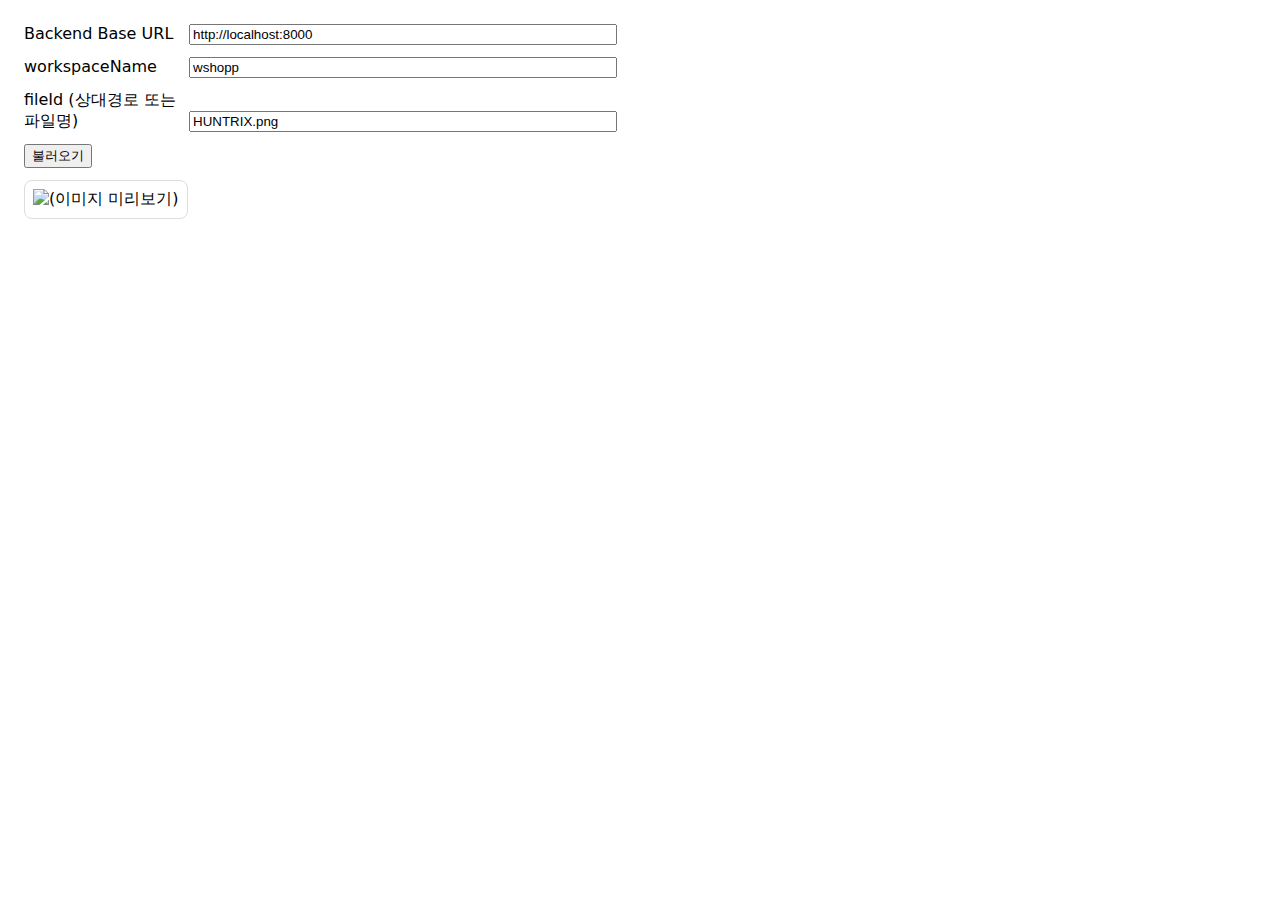
<file: src/api/test/preview.html>
<!doctype html>
<meta charset="utf-8" />
<title>Visualization Preview Test</title>
<style>
  body { font-family: system-ui, -apple-system, Segoe UI, Roboto; margin: 24px; }
  .row { margin-bottom: 12px; }
  label { display:inline-block; width: 160px; }
  img { max-width: 720px; border: 1px solid #ddd; padding: 8px; border-radius: 8px; }
  #error { color: #c00; white-space: pre-wrap; }
</style>

<div class="row">
  <label>Backend Base URL</label>
  <input id="baseUrl" value="http://localhost:8000" style="width:420px">
</div>
<div class="row">
  <label>workspaceName</label>
  <input id="ws" value="wshopp" style="width:420px">
</div>
<div class="row">
  <label>fileId (상대경로 또는 파일명)</label>
  <input id="fileId" value="HUNTRIX.png" style="width:420px">
</div>
<div class="row">
  <button id="btn">불러오기</button>
</div>
<div class="row">
  <div id="error"></div>
</div>
<div class="row">
  <img id="preview" alt="(이미지 미리보기)" />
</div>

<script>
  // 필요 시 토큰이 있으면 여기에 설정 (예: const token = "Bearer xxx";)
  const token = null;

  document.getElementById('btn').addEventListener('click', async () => {
    const baseUrl = document.getElementById('baseUrl').value.replace(/\/+$/,'');
    const ws = document.getElementById('ws').value.trim();
    const fileIdRaw = document.getElementById('fileId').value.trim();

    // fileId는 라우트에 들어가므로 path-safe 인코딩 필요
    // 콜론/백슬래시 포함 가능성이 있으면 encodeURIComponent로 전체를 감싸면 안전
    const fileIdEncoded = encodeURIComponent(fileIdRaw);

    const url = `${baseUrl}/workspaces/${encodeURIComponent(ws)}/visualizations/${fileIdEncoded}`;
    const errorEl = document.getElementById('error');
    const imgEl = document.getElementById('preview');
    errorEl.textContent = '';
    imgEl.src = '';

    try {
      const resp = await fetch(url, {
        headers: token ? { 'Authorization': token } : {}
      });
      const json = await resp.json();

      if (!json.ok) {
        errorEl.textContent = `오류: ${json.error || 'unknown error'}`;
        return;
      }

      const imageUrl = json.data?.imageUrl;
      if (!imageUrl) {
        errorEl.textContent = 'imageUrl이 응답에 없습니다.';
        return;
      }

      // 1) 공개/static URL이면 바로 <img src>에 주입
      if (/^https?:\/\//i.test(imageUrl) || imageUrl.startsWith('/')) {
        // 토큰이 필요한 보호 엔드포인트라면 <img>로 바로 넣으면 헤더가 안 붙습니다.
        if (token && !imageUrl.startsWith('/static')) {
          // 보호 엔드포인트 → fetch로 blob 받고 createObjectURL 사용
          const imgResp = await fetch(imageUrl, { headers: { 'Authorization': token } });
          if (!imgResp.ok) throw new Error(`이미지 응답 실패: ${imgResp.status}`);
          const blob = await imgResp.blob();
          const objUrl = URL.createObjectURL(blob);
          imgEl.src = objUrl;
        } else {
          // 공개(static) 또는 쿠키세션이면 바로 사용
          imgEl.src = imageUrl.startsWith('http') ? imageUrl : (baseUrl + imageUrl);
        }
      } else {
        // 2) 혹시 fs 경로가 그대로 온 경우(설정 누락) → 미리보기 불가
        errorEl.textContent = `imageUrl이 파일시스템 경로 같습니다. (받은 값: ${imageUrl})\n/static 마운트 또는 보호 엔드포인트로 바꿔주세요.`;
      }
    } catch (e) {
      errorEl.textContent = `예외: ${e.message || e}`;
    }
  });
</script>
</file>
<file: front/common/common.css>
/* ================================================== */
/* Voucher AI - 공통 스타일 */
/* ================================================== */

/* CSS 변수 - 전문적인 테마 */
:root {
  /* 주요 색상 (Primary Colors) */
  --primary-mauve: #B19CD9;        /* 차분한 모브 - 메인 액센트 */
  --primary-slate: #8B9DC3;        /* 슬레이트 블루 - 서브 메인 */
  --primary-dusty-rose: #D4A5A5;   /* 더스티 로즈 - 포인트 색상 */
  --primary-off-white: #FAFAFA;    /* 오프 화이트 - 배경 */
  
  /* 보조 색상 (Secondary Colors) */
  --neutral-gray: #9E9E9E;         /* 뉴트럴 그레이 - 텍스트 */
  --light-gray: #F5F5F5;           /* 라이트 그레이 - 섹션 배경 */
  --dark-purple: #6B5B95;          /* 다크 퍼플 - 헤딩, 강조 */
  --accent-plum: #8E6A8B;          /* 플럼 - 호버 효과 */
  
  /* 다크 테마용 (선택사항) */
  --dark-bg: #2A2A2A;              /* 다크 배경 */
  --dark-card: #3A3A3A;            /* 다크 카드 */
  --dark-text: #E0E0E0;            /* 다크 텍스트 */
  
  /* 텍스트 색상 */
  --text: #4A4A4A;                 /* 메인 텍스트 */
  --text-muted: #6B6B6B;           /* 보조 텍스트 */
  --text-dark: #2A2A2A;            /* 어두운 텍스트 */
  --text-light: #FFFFFF;           /* 밝은 텍스트 */
  
  /* 보더 색상 */
  --border: #E0E0E0;               /* 기본 보더 */
  --border-light: #F0F0F0;         /* 밝은 보더 */
  --border-subtle: #E8E8E8;        /* 서브틀 보더 */
  
  /* 전문적인 배경 그라디언트 */
  --gradient-bg: linear-gradient(135deg, #FAFAFA 0%, #F5F5F5 50%, #F0F0F0 100%);
  --gradient-bg-tinted: linear-gradient(180deg, #FAFAFA 0%, rgba(177, 156, 217, 0.05) 100%);
  
  /* 카드/섹션 그라디언트 */
  --gradient-card: linear-gradient(145deg, #FFFFFF 0%, rgba(177, 156, 217, 0.08) 100%);
  --gradient-header: linear-gradient(90deg, rgba(177, 156, 217, 0.1) 0%, rgba(139, 157, 195, 0.1) 100%);
  
  /* 버튼 그라디언트 (절제된) */
  --gradient-primary: linear-gradient(135deg, #B19CD9 0%, #8E6A8B 100%);
  --gradient-secondary: linear-gradient(135deg, #8B9DC3 0%, #6B5B95 100%);
  
  /* 텍스트 그라디언트 */
  --gradient-text: linear-gradient(45deg, #6B5B95, #B19CD9);
  --gradient-text-subtle: linear-gradient(45deg, #8B9DC3, #8E6A8B);
  
  /* 전문적인 섀도우 */
  --shadow-subtle: 0 2px 8px rgba(0, 0, 0, 0.06);
  --shadow-card: 0 4px 16px rgba(0, 0, 0, 0.08);
  --shadow-elevated: 0 8px 24px rgba(0, 0, 0, 0.12);
  --shadow-focus: 0 0 0 3px rgba(177, 156, 217, 0.15);
  
  /* 레이아웃 */
  --nav-height: 64px;
  --sidebar-width: 224px;
  --border-radius: 8px;
  --border-radius-lg: 12px;
  
  /* 애니메이션 */
  --transition: all 0.2s ease;
  --transition-fast: all 0.1s ease;
}

/* 기본 리셋 */
* {
  margin: 0;
  padding: 0;
  box-sizing: border-box;
}

body {
  font-family: -apple-system, BlinkMacSystemFont, 'Segoe UI', 'Roboto', 'Oxygen',
    'Ubuntu', 'Cantarell', 'Fira Sans', 'Droid Sans', 'Helvetica Neue',
    sans-serif;
  background: var(--gradient-bg);
  color: var(--text);
  line-height: 1.6;
  -webkit-font-smoothing: antialiased;
  -moz-osx-font-smoothing: grayscale;
}

/* ================================================== */
/* 상단 네비게이션 */
/* ================================================== */
.top-nav {
  position: fixed;
  top: 0;
  left: 0;
  right: 0;
  height: var(--nav-height);
  background: rgba(255, 255, 255, 0.95);
  backdrop-filter: blur(10px);
  border-bottom: 1px solid var(--border-light);
  z-index: 1000;
  box-shadow: var(--shadow-subtle);
}

.nav-container {
  display: flex;
  align-items: center;
  justify-content: space-between;
  height: 100%;
  max-width: 1400px;
  margin: 0 auto;
  padding: 0 1rem 0 1rem;
}

.nav-brand .brand-link {
  display: flex;
  align-items: center;
  text-decoration: none;
  font-size: 1.5rem;
  font-weight: 700;
  background: linear-gradient(45deg, #87CEEB, #DDA0DD, #FFC0CB);
  background-size: 200% 200%;
  -webkit-background-clip: text;
  -webkit-text-fill-color: transparent;
  background-clip: text;
  transition: var(--transition);
  animation: gradientShift 3s ease-in-out infinite;
  gap: 0.75rem;
  margin-left: -2.8rem;
}

.nav-brand .brand-logo {
  height: 0.9em;
  width: auto;
  object-fit: contain;
  filter: drop-shadow(0 2px 4px rgba(0, 0, 0, 0.1));
  margin-right: 0;
  vertical-align: middle;
}

.nav-brand .brand-link:hover {
  background: linear-gradient(45deg, #5F9EA0, #C19AC7, #FFB6C1);
  background-size: 200% 200%;
  -webkit-background-clip: text;
  -webkit-text-fill-color: transparent;
  background-clip: text;
  transform: translateY(-1px);
  animation: gradientShift 1.5s ease-in-out infinite;
}

@keyframes gradientShift {
  0%, 100% { background-position: 0% 50%; }
  50% { background-position: 100% 50%; }
}

.nav-menu {
  display: flex;
  align-items: center;
  gap: 1rem;
}

.nav-list {
  display: flex;
  list-style: none;
  gap: 2rem;
  margin: 0;
  padding: 0;
}

.nav-link {
  text-decoration: none;
  color: var(--text);
  font-weight: 500;
  padding: 0.5rem 1rem;
  border-radius: var(--border-radius);
  transition: var(--transition);
  position: relative;
}

.nav-link:hover {
  background: linear-gradient(45deg, #D4A5A5, #B19CD9, #8B9DC3, #F5F5F5);
  color: #333;
  transform: translateY(-2px);
  box-shadow: 0 8px 25px rgba(180, 156, 217, 0.25);
}

.nav-link.active {
  background: linear-gradient(45deg, #C19A9A, #A68BC7, #7A8FB5, #EEEEEE);
  color: #333;
  box-shadow: 0 4px 15px rgba(180, 156, 217, 0.3);
}

.nav-link.active::after {
  content: '';
  position: absolute;
  bottom: -8px;
  left: 50%;
  transform: translateX(-50%);
  width: 80%;
  height: 2px;
  background: var(--gradient-text);
  border-radius: 1px;
}

.mobile-toggle {
  display: none;
  background: none;
  border: none;
  cursor: pointer;
  padding: 0.5rem;
  border-radius: var(--border-radius);
  color: var(--text);
}

/* ================================================== */
/* 기본 버튼 스타일 */
/* ================================================== */
.btn-primary {
  background: var(--gradient-primary);
  color: white;
  border: none;
  padding: 0.75rem 1.5rem;
  border-radius: var(--border-radius);
  font-weight: 600;
  cursor: pointer;
  transition: var(--transition);
  box-shadow: var(--shadow-subtle);
}

.btn-primary:hover:not(:disabled) {
  transform: translateY(-2px);
  box-shadow: var(--shadow-card);
}

.btn-primary:disabled {
  opacity: 0.6;
  cursor: not-allowed;
}

.btn-ghost {
  background: white;
  color: var(--text);
  border: 1px solid var(--border);
  padding: 0.75rem 1.5rem;
  border-radius: var(--border-radius);
  font-weight: 600;
  cursor: pointer;
  transition: var(--transition);
}

.btn-ghost:hover:not(:disabled) {
  border-color: var(--primary-mauve);
  background: rgba(177, 156, 217, 0.05);
  transform: translateY(-1px);
}

.btn-ghost:disabled {
  opacity: 0.6;
  cursor: not-allowed;
}

/* ================================================== */
/* 레이아웃 */
/* ================================================== */
.main-content {
  margin-top: var(--nav-height);
  min-height: calc(100vh - var(--nav-height));
}

.page {
  display: none;
  min-height: calc(100vh - var(--nav-height));
}

/* 사이드바가 있는 페이지의 메인 콘텐츠 */
.workspace-content,
.dashboard-main {
  margin-left: var(--sidebar-width);
  min-height: calc(100vh - var(--nav-height));
  padding: 2rem;
}

.page.active {
  display: block;
}

.section-header {
  max-width: 1200px;
  margin-left: auto;
  margin-right: auto;
  padding-left: 1rem;
  text-align: left;
  margin-bottom: 2rem;
}

.section-header h1,
.section-header h2 {
  color: var(--text-dark);
  margin-bottom: 0.5rem;
}

.section-header p {
  color: var(--text-muted);
  font-size: 1rem;
}

/* ================================================== */
/* 사이드바 공통 스타일 */
/* ================================================== */
/* 기본 사이드바 스타일 */
.sidebar {
  position: fixed;
  left: 0;
  top: var(--nav-height);
  width: var(--sidebar-width);
  height: calc(100vh - var(--nav-height));
  background: var(--gradient-card);
  border-right: 1px solid var(--border);
  padding: 2rem 0 6rem 0;
  overflow-y: auto;
  z-index: 900;
  box-shadow: var(--shadow-card);
}

.workspace-sidebar,
.dashboard-sidebar {
  /* 추가 페이지별 스타일이 필요하면 여기에 */
}

.sidebar-nav {
  height: 100%;
}

.sidebar-menu {
  list-style: none;
  margin: 0;
  padding: 0;
}

.sidebar-item {
  margin-bottom: 0.5rem;
}

.sidebar-link {
  display: flex;
  align-items: center;
  padding: 1rem 2rem;
  text-decoration: none;
  color: var(--text);
  font-weight: 500;
  transition: var(--transition);
  border-left: 3px solid transparent;
}

.sidebar-link:hover {
  background: rgba(177, 156, 217, 0.1);
  color: var(--text-dark);
}

.sidebar-link.active {
  background: linear-gradient(135deg, #C5D1E0 0%, #D5C9E8 50%, #E5D5D5 100%);
  color: var(--text-dark);
  border-left-color: var(--primary-mauve);
  font-weight: 600;
}

.sidebar-footer {
  position: fixed;
  bottom: 2rem;
  left: 1rem;
  width: calc(var(--sidebar-width) - 2rem);
  text-align: center;
  z-index: 950;
}

.kpop-logo {
  width: 120px;
  opacity: 0.8;
  max-width: 100%;
  height: auto;
  filter: drop-shadow(0 2px 4px rgba(0, 0, 0, 0.1));
}

.kpop-logo-text {
  color: var(--text-muted);
  font-size: 0.75rem;
  font-weight: 600;
  opacity: 0.7;
  text-align: center;
  line-height: 1.2;
}

/* ================================================== */
/* 모달 공통 스타일 */
/* ================================================== */
.modal {
  position: fixed;
  top: 0;
  left: 0;
  width: 100%;
  height: 100%;
  background: rgba(0, 0, 0, 0.5);
  display: flex;
  align-items: center;
  justify-content: center;
  z-index: 2000;
  opacity: 0;
  visibility: hidden;
  transition: var(--transition);
}

.modal[aria-hidden="false"] {
  opacity: 1;
  visibility: visible;
}

.modal-backdrop {
  position: absolute;
  top: 0;
  left: 0;
  width: 100%;
  height: 100%;
  background: transparent;
  cursor: pointer;
}

.modal-content {
  background: white;
  border-radius: var(--border-radius-lg);
  box-shadow: var(--shadow-elevated);
  max-width: 500px;
  width: 90%;
  max-height: 80vh;
  overflow-y: auto;
  position: relative;
  z-index: 1;
  animation: modalSlideIn 0.3s ease;
}

@keyframes modalSlideIn {
  from {
    opacity: 0;
    transform: translateY(-20px);
  }
  to {
    opacity: 1;
    transform: translateY(0);
  }
}

.modal-header {
  display: flex;
  align-items: center;
  justify-content: space-between;
  padding: 1.5rem;
  border-bottom: 1px solid var(--border-light);
}

.modal-header h2 {
  color: var(--text-dark);
  font-size: 1.25rem;
  font-weight: 600;
}

.modal-close {
  background: none;
  border: none;
  cursor: pointer;
  padding: 0.5rem;
  border-radius: var(--border-radius);
  color: var(--text-muted);
  transition: var(--transition);
}

.modal-close:hover {
  background: var(--light-gray);
  color: var(--text);
}

.modal-body {
  padding: 1.5rem;
}

.modal-actions {
  display: flex;
  gap: 1rem;
  justify-content: flex-end;
  padding: 1.5rem;
  border-top: 1px solid var(--border-light);
}

/* ================================================== */
/* 토스트 알림 */
/* ================================================== */
.toast-container {
  position: fixed;
  top: calc(var(--nav-height) + 1rem);
  right: 1rem;
  z-index: 3000;
  display: flex;
  flex-direction: column;
  gap: 0.5rem;
}

.toast {
  background: white;
  border-radius: var(--border-radius-lg);
  box-shadow: var(--shadow-elevated);
  padding: 1rem;
  min-width: 320px;
  max-width: 400px;
  border-left: 4px solid;
  cursor: pointer;
  animation: toastSlideIn 0.3s ease;
}

.toast.success {
  border-left-color: #10B981;
}

.toast.error {
  border-left-color: #EF4444;
}

.toast.warning {
  border-left-color: #F59E0B;
}

.toast.info {
  border-left-color: var(--primary-mauve);
}

.toast-content {
  display: flex;
  align-items: flex-start;
  gap: 1rem;
}

.toast-icon {
  flex-shrink: 0;
  width: 20px;
  height: 20px;
  display: flex;
  align-items: center;
  justify-content: center;
}

.toast-message {
  flex: 1;
}

.toast-title {
  font-weight: 600;
  color: var(--text-dark);
  margin-bottom: 0.25rem;
}

.toast-description {
  color: var(--text-muted);
  font-size: 0.875rem;
}

@keyframes toastSlideIn {
  from {
    opacity: 0;
    transform: translateX(100%);
  }
  to {
    opacity: 1;
    transform: translateX(0);
  }
}

@keyframes toastSlideOut {
  from {
    opacity: 1;
    transform: translateX(0);
  }
  to {
    opacity: 0;
    transform: translateX(100%);
  }
}

/* ================================================== */
/* 랜딩 페이지 스타일 */
/* ================================================== */
.landing-page {
  min-height: calc(100vh - var(--nav-height));
  display: flex;
  align-items: center;
  justify-content: center;
  padding: 2rem;
}

.landing-content {
  max-width: 1200px;
  width: 100%;
  text-align: center;
}

.hero-section {
  margin-bottom: 4rem;
}

.hero-section h1 {
  font-size: 3rem;
  font-weight: 700;
  background: var(--gradient-text);
  -webkit-background-clip: text;
  -webkit-text-fill-color: transparent;
  background-clip: text;
  margin-bottom: 1rem;
}

.hero-section p {
  font-size: 1.25rem;
  color: var(--text-muted);
  margin-bottom: 2rem;
  max-width: 600px;
  margin-left: auto;
  margin-right: auto;
}

.cta-buttons {
  display: flex;
  gap: 1rem;
  justify-content: center;
  flex-wrap: wrap;
}

.cta-buttons .btn-primary,
.cta-buttons .btn-ghost {
  display: flex;
  align-items: center;
  gap: 0.5rem;
  padding: 1rem 2rem;
  text-decoration: none;
  font-size: 1.1rem;
  border-radius: var(--border-radius-lg);
  transition: var(--transition);
}

.features-section h2 {
  font-size: 2rem;
  font-weight: 600;
  color: var(--text-dark);
  margin-bottom: 2rem;
}

.feature-grid {
  display: grid;
  grid-template-columns: repeat(auto-fit, minmax(280px, 1fr));
  gap: 2rem;
  margin-top: 2rem;
}

.feature-card {
  background: var(--gradient-card);
  padding: 2rem;
  border-radius: var(--border-radius-lg);
  box-shadow: var(--shadow-card);
  transition: var(--transition);
}

.feature-card:hover {
  transform: translateY(-4px);
  box-shadow: var(--shadow-elevated);
}

.feature-icon {
  width: 60px;
  height: 60px;
  background: var(--gradient-primary);
  border-radius: 50%;
  display: flex;
  align-items: center;
  justify-content: center;
  margin: 0 auto 1rem auto;
  color: white;
  font-size: 1.5rem;
}

.feature-card h3 {
  font-size: 1.25rem;
  font-weight: 600;
  color: var(--text-dark);
  margin-bottom: 0.5rem;
}

.feature-card p {
  color: var(--text-muted);
  line-height: 1.6;
}

/* ================================================== */
/* 반응형 디자인 */
/* ================================================== */
@media (max-width: 768px) {
  .nav-list {
    display: none;
  }
  
  .hero-section h1 {
    font-size: 2rem;
  }
  
  .hero-section p {
    font-size: 1rem;
  }
  
  .cta-buttons {
    flex-direction: column;
    align-items: center;
  }
  
  .cta-buttons .btn-primary,
  .cta-buttons .btn-ghost {
    width: 100%;
    max-width: 300px;
    justify-content: center;
  }
  
  .mobile-toggle {
    display: block;
  }
  
  /* 모바일에서 사이드바 숨기기 */
  .sidebar {
    transform: translateX(-100%);
    transition: transform 0.3s ease;
  }
  
  .sidebar.active {
    transform: translateX(0);
  }
  
  /* 모바일에서 메인 콘텐츠 전체 너비 사용 */
  .workspace-content,
  .dashboard-main {
    margin-left: 0;
    padding: 1rem;
  }
  

  
  .nav-container {
    padding: 0 1rem;
  }
  
  .section-header {
    padding-left: 1rem;
    padding-right: 1rem;
  }
}

@media (max-width: 480px) {
  .nav-brand .brand-link {
    font-size: 1.25rem;
  }
  
  .modal-content {
    width: 95%;
  }
  
  .toast {
    min-width: 280px;
    max-width: calc(100vw - 2rem);
  }
}
</file>
<file: front/dashboard/dashboard.css>
/* ================================================== */
/* Dashboard 전용 스타일 */
/* ================================================== */

/* 페이지 레이아웃 */
.page.active {
  display: block !important;
}

/* dashboard-main 스타일은 common.css에서 관리 */

/* Dashboard 필터 섹션 */
.dash-filters {
  background: var(--gradient-card);
  border: 1px solid var(--border);
  border-radius: var(--border-radius-lg);
  padding: 1.5rem;
  margin-bottom: 2rem;
  box-shadow: var(--shadow-subtle);
}

.filter-group {
  display: flex;
  align-items: center;
  gap: 1rem;
  flex-wrap: wrap;
}

.search-box {
  flex: 1;
  min-width: 200px;
}

.search-input {
  width: 100%;
  padding: 0.75rem 1rem;
  border: 1px solid var(--border);
  border-radius: var(--border-radius);
  font-size: 0.875rem;
  background: white;
  transition: var(--transition);
}

.search-input:focus {
  border-color: var(--primary-mauve);
  outline: none;
  box-shadow: var(--shadow-focus);
}

.date-range {
  display: flex;
  align-items: center;
  gap: 0.5rem;
}

.date-input {
  padding: 0.75rem;
  border: 1px solid var(--border);
  border-radius: var(--border-radius);
  font-size: 0.875rem;
  background: white;
  transition: var(--transition);
}

.date-input:focus {
  border-color: var(--primary-mauve);
  outline: none;
  box-shadow: var(--shadow-focus);
}

.date-separator {
  color: var(--text-muted);
  font-weight: 500;
}

.sort-select {
  padding: 0.75rem 1rem;
  border: 1px solid var(--border);
  border-radius: var(--border-radius);
  font-size: 0.875rem;
  background: white;
  cursor: pointer;
  transition: var(--transition);
}

.sort-select:focus {
  border-color: var(--primary-mauve);
  outline: none;
  box-shadow: var(--shadow-focus);
}

.selection-info {
  margin-top: 1rem;
  padding-top: 1rem;
  border-top: 1px solid var(--border-light);
}

.selection-badge {
  background: var(--primary-mauve);
  color: white;
  padding: 0.5rem 1rem;
  border-radius: var(--border-radius);
  font-size: 0.875rem;
  font-weight: 600;
}

/* Worklog 카드 그리드 */
.worklog-grid {
  display: grid;
  grid-template-columns: repeat(auto-fill, minmax(320px, 1fr));
  gap: 1.5rem;
  margin-bottom: 2rem;
}

.worklog-card {
  background: var(--gradient-card);
  border: 1px solid var(--border);
  border-radius: var(--border-radius-lg);
  padding: 1.5rem;
  cursor: pointer;
  transition: var(--transition);
  position: relative;
  box-shadow: var(--shadow-subtle);
}

.worklog-card:hover {
  border-color: var(--primary-mauve);
  transform: translateY(-2px);
  box-shadow: var(--shadow-card);
}

.worklog-card.selected {
  border-color: var(--primary-mauve);
  background: rgba(177, 156, 217, 0.08);
  box-shadow: var(--shadow-card);
}

.worklog-card-header {
  display: flex;
  justify-content: space-between;
  align-items: flex-start;
  margin-bottom: 1rem;
}

.worklog-title {
  font-size: 1.25rem;
  font-weight: 600;
  color: var(--text-dark);
  margin-bottom: 0.25rem;
}

.worklog-period {
  font-size: 0.875rem;
  color: var(--text-muted);
}

.worklog-checkbox {
  margin-left: 0.5rem;
  cursor: pointer;
}

.worklog-stats {
  display: grid;
  grid-template-columns: 1fr 1fr;
  gap: 1rem;
  margin-bottom: 1rem;
}

.stat-item {
  text-align: center;
}

.stat-value {
  font-size: 1.5rem;
  font-weight: 700;
  color: var(--primary-mauve);
  display: block;
}

.stat-label {
  font-size: 0.75rem;
  color: var(--text-muted);
  text-transform: uppercase;
  letter-spacing: 0.05em;
}

.worklog-footer {
  display: flex;
  justify-content: space-between;
  align-items: center;
  padding-top: 1rem;
  border-top: 1px solid var(--border-light);
}

.worklog-updated {
  font-size: 0.75rem;
  color: var(--text-muted);
}

.worklog-action {
  padding: 0.5rem 1rem;
  background: var(--gradient-primary);
  color: white;
  border: none;
  border-radius: var(--border-radius);
  font-size: 0.75rem;
  font-weight: 600;
  cursor: pointer;
  transition: var(--transition);
}

.worklog-action:hover {
  transform: translateY(-1px);
  box-shadow: var(--shadow-subtle);
}

/* 전표 미리보기 컨트롤 */
.journal-controls-dash {
  background: var(--gradient-card);
  border: 1px solid var(--border);
  border-radius: var(--border-radius-lg);
  padding: 1.5rem;
  margin-bottom: 1.5rem;
  box-shadow: var(--shadow-subtle);
}

.selected-worklogs {
  display: flex;
  flex-wrap: wrap;
  gap: 0.5rem;
  margin-bottom: 1rem;
}

.worklog-badge {
  display: flex;
  align-items: center;
  gap: 0.5rem;
  background: var(--primary-mauve);
  color: white;
  padding: 0.5rem 0.75rem;
  border-radius: var(--border-radius);
  font-size: 0.875rem;
  font-weight: 500;
}

.worklog-badge-close {
  cursor: pointer;
  font-weight: bold;
  padding: 0 0.25rem;
  border-radius: 50%;
  transition: var(--transition);
}

.worklog-badge-close:hover {
  background: rgba(255, 255, 255, 0.2);
}

.control-actions {
  display: flex;
  align-items: center;
  gap: 1rem;
  flex-wrap: wrap;
}

.dropdown {
  position: relative;
}

.dropdown-toggle {
  display: flex;
  align-items: center;
  gap: 0.5rem;
}

.dropdown-toggle::after {
  content: '▼';
  font-size: 0.75rem;
  transition: var(--transition);
}

.dropdown.active .dropdown-toggle::after {
  transform: rotate(180deg);
}

.dropdown-content {
  position: absolute;
  top: 100%;
  left: 0;
  background: white;
  border: 1px solid var(--border);
  border-radius: var(--border-radius);
  box-shadow: var(--shadow-card);
  padding: 0.5rem;
  min-width: 200px;
  z-index: 1000;
  display: none;
}

.dropdown.active .dropdown-content {
  display: block;
}

.dropdown-content label {
  display: flex;
  align-items: center;
  gap: 0.5rem;
  padding: 0.5rem;
  cursor: pointer;
  border-radius: var(--border-radius);
  transition: var(--transition);
}

.dropdown-content label:hover {
  background: var(--light-gray);
}

.dropdown-content input[type="checkbox"] {
  margin: 0;
}

/* 분개 테이블 (전표 미리보기) */
.journal-table-wrapper {
  position: relative;
}

.journal-agg-table {
  font-size: 0.875rem;
}

.journal-agg-table th {
  background: var(--gradient-header);
  position: sticky;
  top: 0;
  z-index: 10;
}

.journal-agg-table tbody tr:hover {
  background: rgba(177, 156, 217, 0.05);
  cursor: pointer;
}

.journal-summary {
  position: sticky;
  bottom: 0;
  background: var(--gradient-header);
  border-top: 2px solid var(--border);
  padding: 1rem;
  display: flex;
  justify-content: space-between;
  align-items: center;
  font-weight: 600;
  box-shadow: 0 -2px 8px rgba(0, 0, 0, 0.1);
}

.summary-item {
  display: flex;
  align-items: center;
  gap: 0.5rem;
}

.summary-item .label {
  color: var(--text-muted);
  font-size: 0.875rem;
}

.summary-item .value {
  color: var(--text-dark);
  font-size: 1rem;
  font-weight: 700;
}

/* 빈 상태 스타일 (기존 스타일 재사용) */
.worklog-empty,
.journal-empty {
  text-align: center;
  padding: 3rem 2rem;
  color: var(--text-muted);
  background: var(--gradient-card);
  border-radius: var(--border-radius-lg);
  border: 2px dashed var(--border);
  margin: 2rem 0;
}

.worklog-empty h3,
.journal-empty h3 {
  font-size: 1.25rem;
  margin-bottom: 0.5rem;
  color: var(--text);
}

.worklog-empty p,
.journal-empty p {
  color: var(--text-muted);
}

/* ================================================== */
/* 반응형 디자인 */
/* ================================================== */
@media (max-width: 1023px) {
  .dashboard-main {
    margin-left: 0;
    padding: 2rem 1rem;
  }
  
  .dashboard-sidebar {
    display: none;
  }
  
  .worklog-grid {
    grid-template-columns: repeat(auto-fill, minmax(280px, 1fr));
    gap: 1rem;
  }
  
  .filter-group {
    flex-direction: column;
    align-items: stretch;
  }
  
  .search-box {
    min-width: unset;
  }
  
  .control-actions {
    flex-direction: column;
    align-items: stretch;
  }
}

@media (max-width: 768px) {
  .worklog-grid {
    grid-template-columns: 1fr;
  }
  
  .worklog-stats {
    grid-template-columns: 1fr 1fr 1fr;
  }
  
  .journal-agg-table {
    font-size: 0.75rem;
  }
  
  .journal-agg-table th,
  .journal-agg-table td {
    padding: 0.5rem 0.25rem;
  }
  
  .dash-filters {
    padding: 1rem;
  }
  
  .journal-controls-dash {
    padding: 1rem;
  }
  
  .worklog-badge {
    font-size: 0.75rem;
    padding: 0.375rem 0.5rem;
  }
}

@media (max-width: 390px) {
  .worklog-card {
    padding: 1rem;
  }
  
  .worklog-title {
    font-size: 1rem;
  }
  
  .stat-value {
    font-size: 1.25rem;
  }
  
  .selected-worklogs {
    flex-direction: column;
  }
  
  .journal-summary {
    flex-direction: column;
    gap: 0.5rem;
    text-align: center;
  }
}
</file>
<file: front/settings/settings.css>
/* ================================================== */
/* Settings 전용 스타일 */
/* ================================================== */

/* 페이지 레이아웃 */
.page.active {
  display: block !important;
}

/* settings-content 스타일은 common.css에서 관리 */

/* Settings Sidebar - Workspace와 동일한 스타일 */
.settings-sidebar {
  width: var(--sidebar-width);
  background: var(--gradient-card);
  border-right: 1px solid var(--border);
  padding: 1rem 0;
  height: 100vh;
  position: fixed;
  left: 0;
  top: 60px;
  overflow-y: auto;
}

.settings-sidebar .sidebar-nav {
  height: 100%;
}

.settings-sidebar .sidebar-menu {
  list-style: none;
  margin: 0;
  padding: 0;
}

.settings-sidebar .sidebar-item {
  margin-bottom: 0.5rem;
}

.settings-sidebar .sidebar-link {
  display: flex;
  align-items: center;
  padding: 1rem 2rem;
  text-decoration: none;
  color: var(--text);
  font-weight: 500;
  transition: var(--transition);
  border-left: 3px solid transparent;
}

.settings-sidebar .sidebar-link:hover {
  background: rgba(177, 156, 217, 0.1);
  color: var(--text-dark);
}

.settings-sidebar .sidebar-link.active {
  background: linear-gradient(135deg, #C5D1E0 0%, #D5C9E8 50%, #E5D5D5 100%);
  color: var(--text-dark);
  border-left-color: var(--primary-mauve);
  font-weight: 600;
}

.settings-sidebar .sidebar-footer {
  position: fixed;
  bottom: 2rem;
  left: 1rem;
  width: calc(var(--sidebar-width) - 2rem);
  text-align: center;
  z-index: 950;
}

/* Settings Content */
.settings-content {
  margin-left: var(--sidebar-width);
  padding: 2rem;
  min-height: calc(100vh - 60px);
}

.content-section {
  display: block;
  margin-bottom: 4rem;
  scroll-margin-top: 80px; /* 스크롤 시 상단 여백 */
}

.page-header {
  max-width: 1200px;
  margin-left: auto;
  margin-right: auto;
  padding-left: 1rem;
  text-align: left;
  margin-bottom: 2rem;
}

.page-header h1 {
  color: var(--text-dark);
  margin-bottom: 0.5rem;
  font-size: 2rem;
}

.page-header p {
  color: var(--text-muted);
  font-size: 1rem;
}

/* Table Controls */
.table-controls {
  max-width: 1200px;
  margin: 0 auto 1.5rem auto;
  padding: 1rem;
  background: var(--gradient-card);
  border: 1px solid var(--border);
  border-radius: var(--border-radius-lg);
  box-shadow: var(--shadow-subtle);
  display: flex;
  justify-content: space-between;
  align-items: center;
}

.control-actions {
  display: flex;
  gap: 1rem;
}

.control-actions button {
  display: flex;
  align-items: center;
  gap: 0.75rem;
  padding: 0.75rem 1.5rem;
  border: none;
  border-radius: var(--border-radius);
  font-size: 0.875rem;
  font-weight: 600;
  cursor: pointer;
  transition: var(--transition);
}

.btn-primary {
  background: var(--gradient-primary);
  color: white;
}

.btn-primary:hover {
  transform: translateY(-1px);
  box-shadow: var(--shadow-subtle);
}

.btn-ghost {
  background: transparent;
  color: var(--text-muted);
  border: 1px solid var(--border);
}

.btn-ghost:hover {
  background: var(--light-gray);
  color: var(--text);
  border-color: var(--primary-mauve);
}

/* Table Container */
.table-container {
  max-width: 1200px;
  margin: 0 auto;
  background: rgba(255, 255, 255, 0.9);
  border-radius: var(--border-radius-lg);
  box-shadow: var(--shadow-card);
  overflow: auto;
  max-height: 400px; /* 테이블 높이 제한 */
  border: 1px solid var(--border-light);
}

.data-table {
  width: 100%;
  border-collapse: collapse;
  font-size: 0.875rem;
  background: white;
  table-layout: fixed;
}

/* 모든 테이블 열 너비를 균등하게 설정 */
.data-table th,
.data-table td {
  width: auto;
  min-width: 0;
}

/* CoA 테이블 (5열) */
#coa-table th:nth-child(1),
#coa-table td:nth-child(1) { width: 18%; } /* 계정코드 */
#coa-table th:nth-child(2),
#coa-table td:nth-child(2) { width: 35%; } /* 계정명 */
#coa-table th:nth-child(3),
#coa-table td:nth-child(3) { width: 20%; } /* 업로드일 */
#coa-table th:nth-child(4),
#coa-table td:nth-child(4) { width: 12%; } /* 수정 */
#coa-table th:nth-child(5),
#coa-table td:nth-child(5) { width: 15%; } /* 삭제 */

/* 프로젝트 테이블 (7열) */
#project-table th:nth-child(1),
#project-table td:nth-child(1) { width: 12%; } /* 프로젝트코드 */
#project-table th:nth-child(2),
#project-table td:nth-child(2) { width: 25%; } /* 프로젝트명 */
#project-table th:nth-child(3),
#project-table td:nth-child(3) { width: 12%; } /* 시작일 */
#project-table th:nth-child(4),
#project-table td:nth-child(4) { width: 12%; } /* 종료일 */
#project-table th:nth-child(5),
#project-table td:nth-child(5) { width: 12%; } /* 현황 */
#project-table th:nth-child(6),
#project-table td:nth-child(6) { width: 12%; } /* 수정 */
#project-table th:nth-child(7),
#project-table td:nth-child(7) { width: 15%; } /* 삭제 */

/* 거래유형 테이블 (6열) */
#transaction-table th:nth-child(1),
#transaction-table td:nth-child(1) { width: 15%; } /* 거래코드 */
#transaction-table th:nth-child(2),
#transaction-table td:nth-child(2) { width: 30%; } /* 거래유형명 */
#transaction-table th:nth-child(3),
#transaction-table td:nth-child(3) { width: 20%; } /* 거래구분 */
#transaction-table th:nth-child(4),
#transaction-table td:nth-child(4) { width: 15%; } /* 사용여부 */
#transaction-table th:nth-child(5),
#transaction-table td:nth-child(5) { width: 10%; } /* 수정 */
#transaction-table th:nth-child(6),
#transaction-table td:nth-child(6) { width: 10%; } /* 삭제 */

.data-table thead {
  background: var(--gradient-header);
  position: sticky;
  top: 0;
  z-index: 10;
}

.data-table th {
  padding: 1rem 0.75rem;
  text-align: left;
  border-bottom: 2px solid var(--border);
  font-weight: 600;
  color: var(--text-dark);
  background: var(--gradient-header);
  white-space: nowrap;
  overflow: hidden;
  text-overflow: ellipsis;
  position: sticky;
  top: 0;
  z-index: 10;
}

.data-table td {
  padding: 0.75rem;
  border-bottom: 1px solid var(--border-light);
  color: var(--text);
  white-space: nowrap;
  overflow: hidden;
  text-overflow: ellipsis;
}

.data-table tbody tr:hover:not(.empty-row) {
  background: rgba(177, 156, 217, 0.05);
}

.data-table tbody tr:nth-child(even) {
  background: rgba(250, 250, 250, 0.5);
}

/* 빈 행 스타일 */
.data-table .empty-row td {
  color: var(--text-muted);
  font-style: italic;
  opacity: 0.5;
  text-align: center;
}

/* 수정/삭제 아이콘 - COA 테이블과 동일한 스타일 */
.btn-edit,
.btn-delete {
  display: inline-flex;
  align-items: center;
  justify-content: center;
  width: 32px;
  height: 32px;
  border: none;
  border-radius: 6px;
  cursor: pointer;
  transition: all 0.2s ease;
  background: transparent;
}

.btn-edit {
  color: var(--primary-mauve);
  border: 1px solid var(--primary-mauve);
}

.btn-edit:hover {
  background: var(--primary-mauve);
  color: white;
  transform: translateY(-1px);
  box-shadow: 0 4px 8px rgba(177, 156, 217, 0.3);
}

.btn-delete {
  color: #e74c3c;
  border: 1px solid #e74c3c;
}

.btn-delete:hover {
  background: #e74c3c;
  color: white;
  transform: translateY(-1px);
  box-shadow: 0 4px 8px rgba(231, 76, 60, 0.3);
}

.btn-edit svg,
.btn-delete svg {
  width: 16px;
  height: 16px;
}

/* 스크롤바 스타일링 */
.table-container::-webkit-scrollbar {
  width: 8px;
  height: 8px;
}

.table-container::-webkit-scrollbar-track {
  background: #f1f1f1;
  border-radius: 4px;
}

.table-container::-webkit-scrollbar-thumb {
  background: var(--primary-mauve);
  border-radius: 4px;
}

.table-container::-webkit-scrollbar-thumb:hover {
  background: var(--primary-mauve-dark);
}

/* ================================================== */
/* 반응형 디자인 */
/* ================================================== */
@media (max-width: 1023px) {
  .settings-content {
    margin-left: 0;
    padding: 2rem 1rem;
  }
  
  .settings-sidebar {
    display: none;
  }
  
  .page-header {
    padding-left: 0;
  }
  
  .table-controls {
    margin-left: 0;
    margin-right: 0;
  }
  
  .table-container {
    margin-left: 0;
    margin-right: 0;
  }
}

@media (max-width: 768px) {
  .settings-content {
    padding: 1rem;
  }
  
  .table-controls {
    flex-direction: column;
    gap: 1rem;
    align-items: stretch;
  }
  
  .control-actions {
    justify-content: center;
  }
  
  .data-table {
    font-size: 0.75rem;
  }
  
  .data-table th,
  .data-table td {
    padding: 0.5rem 0.25rem;
  }
  
  .page-header h1 {
    font-size: 1.75rem;
  }
}

@media (max-width: 390px) {
  .control-actions {
    flex-direction: column;
    align-items: stretch;
  }
  
  .control-actions button {
    justify-content: center;
  }
}
</file>
